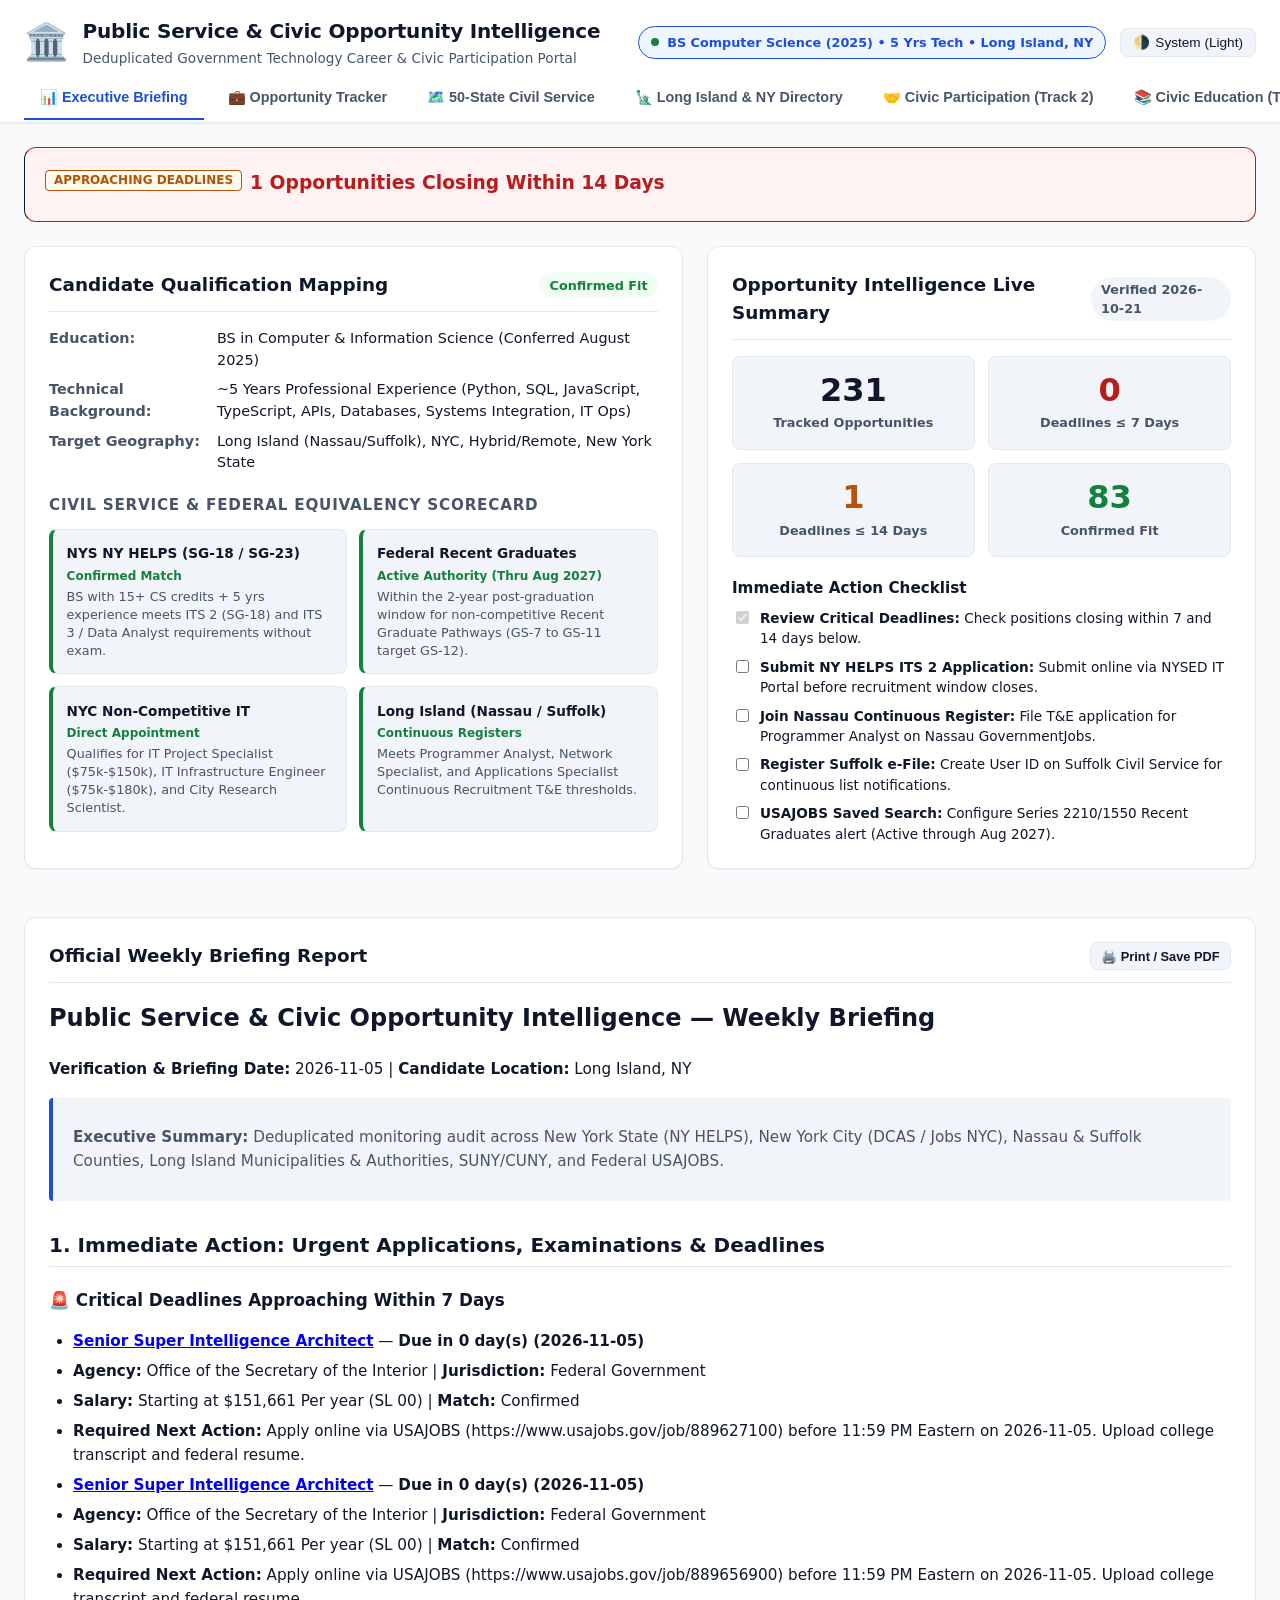
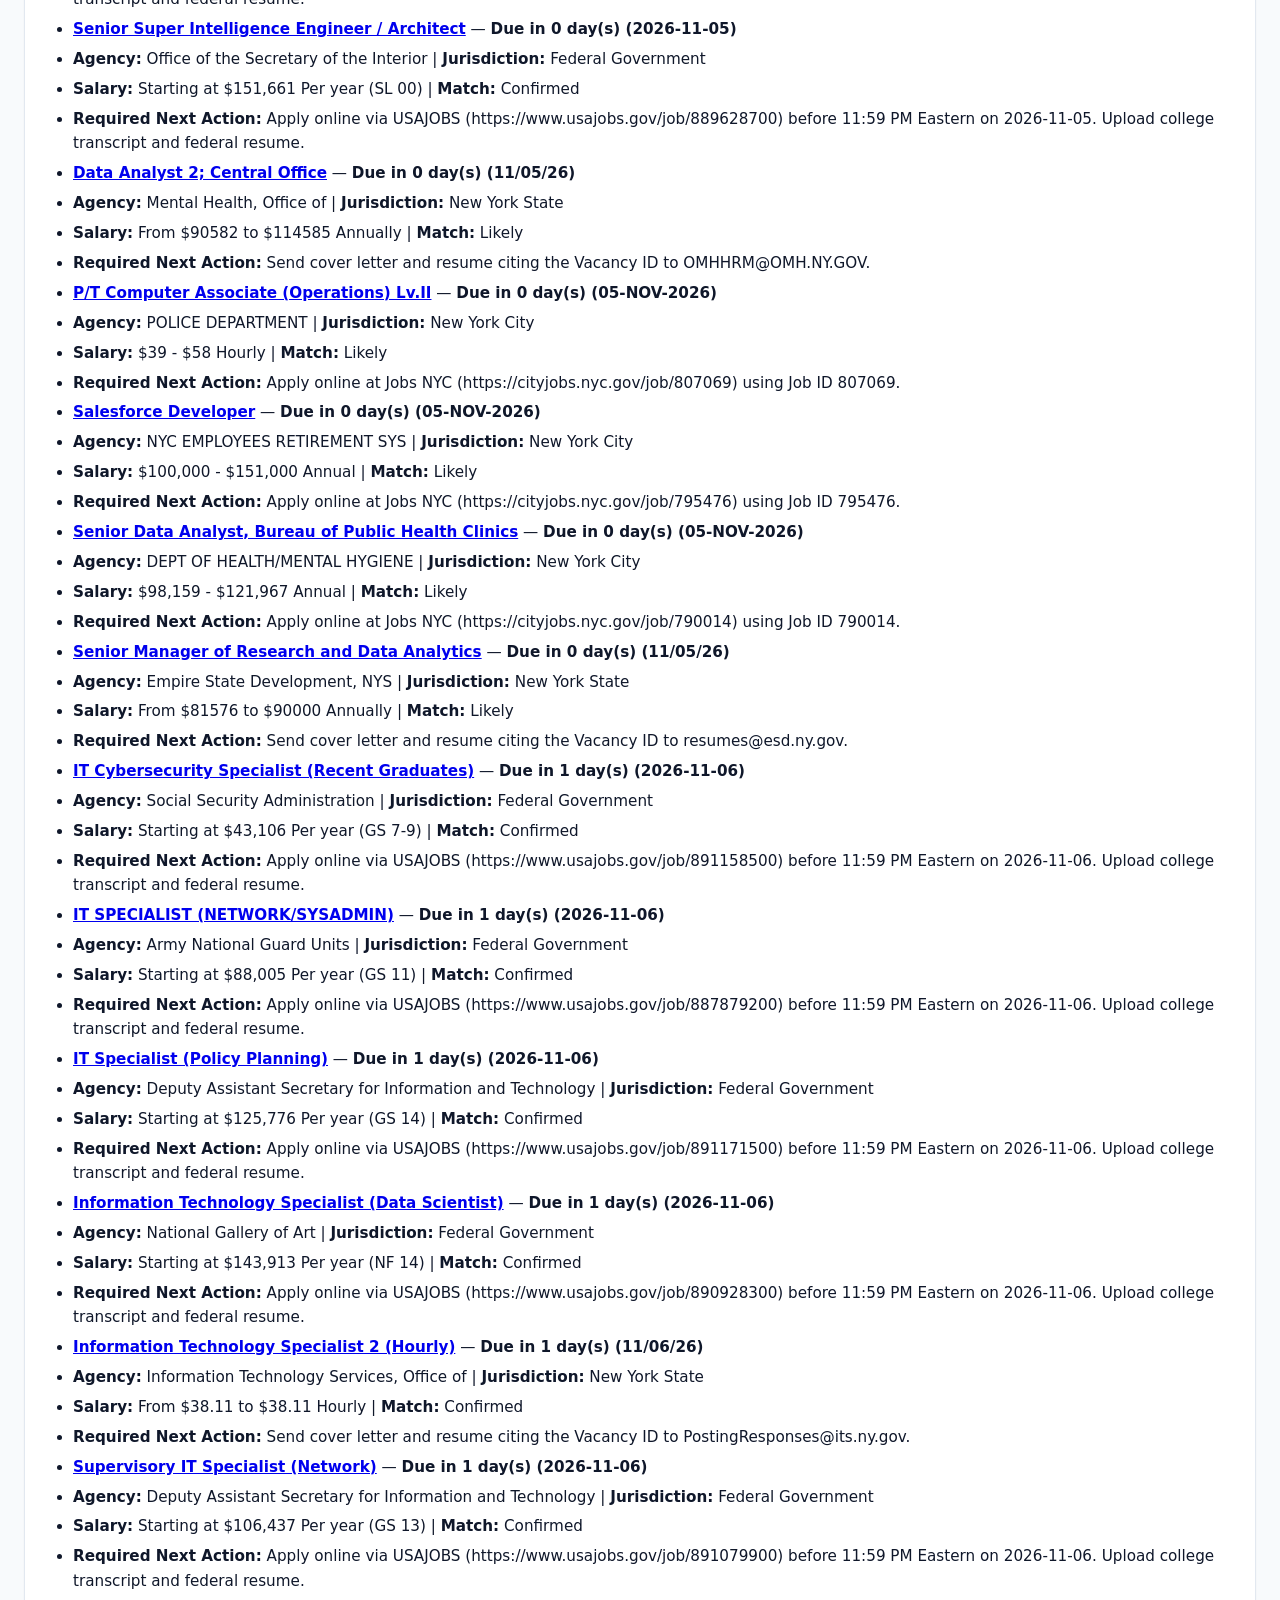
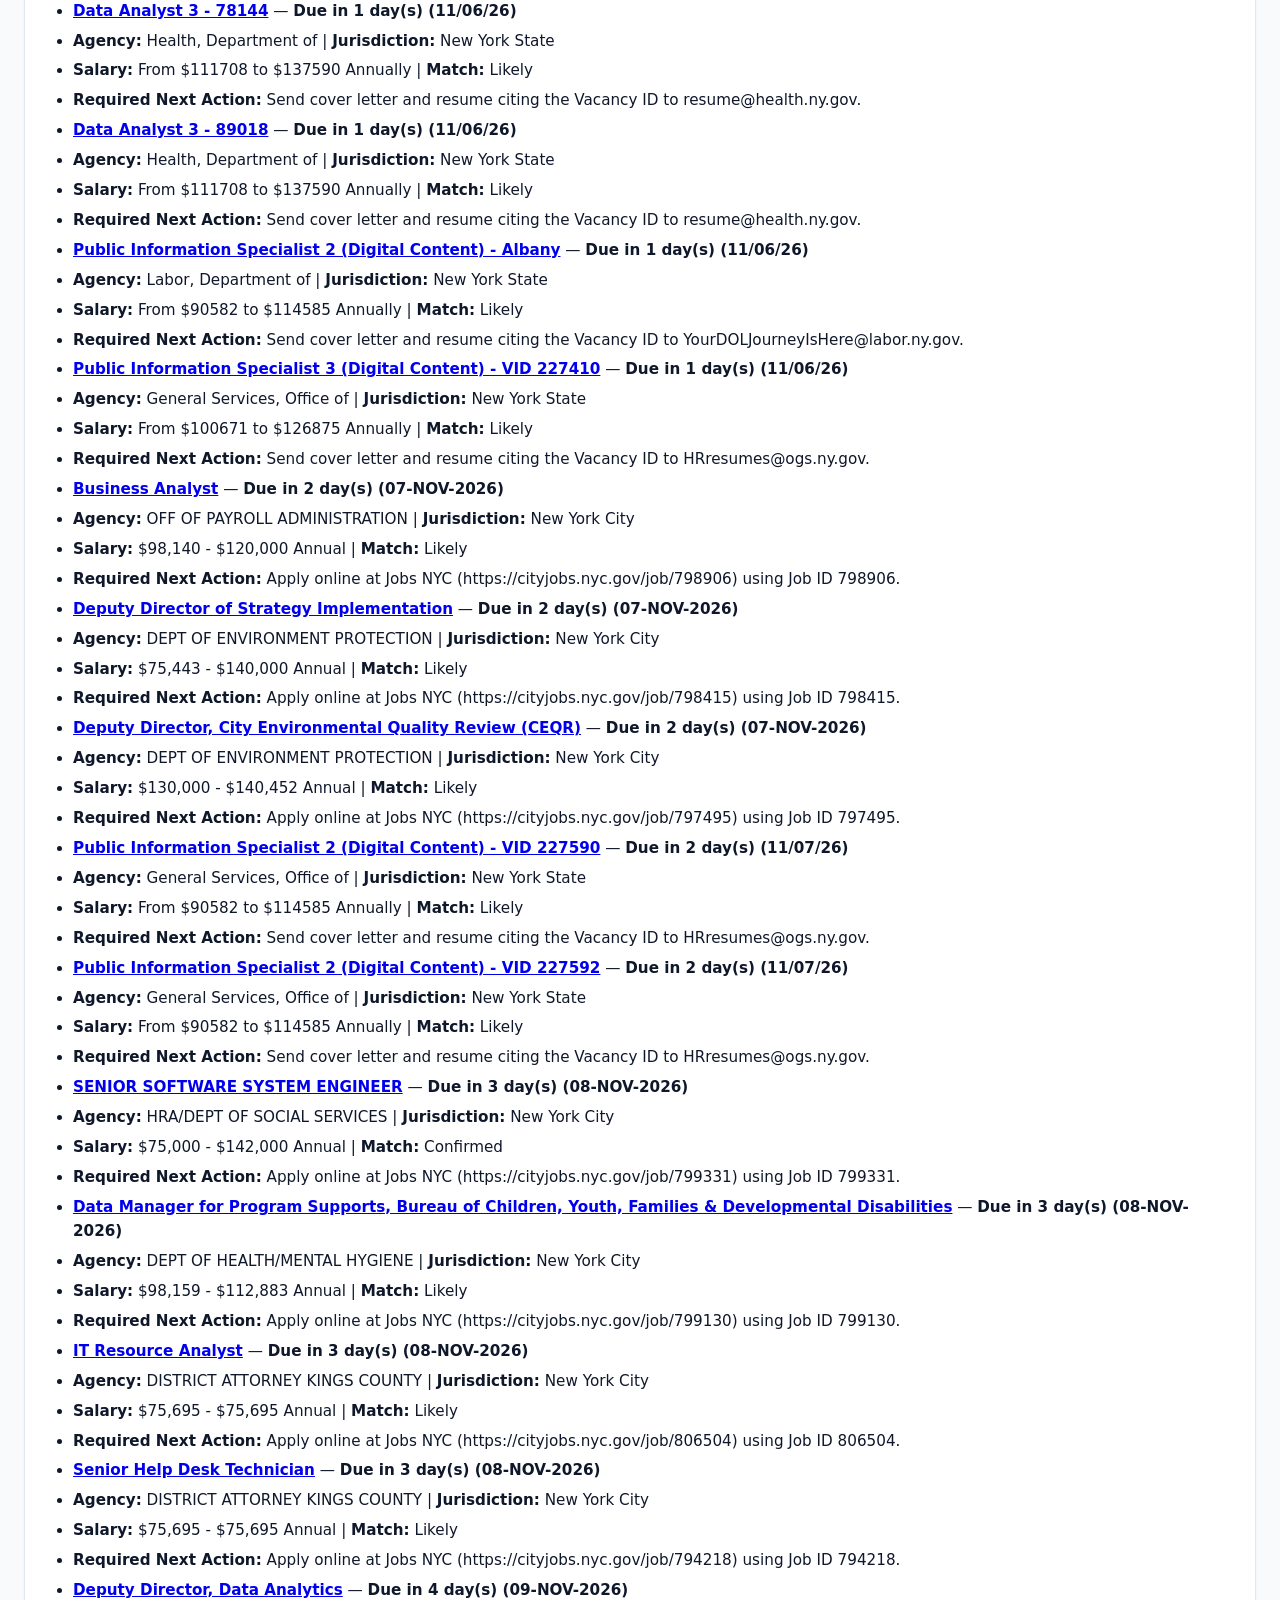
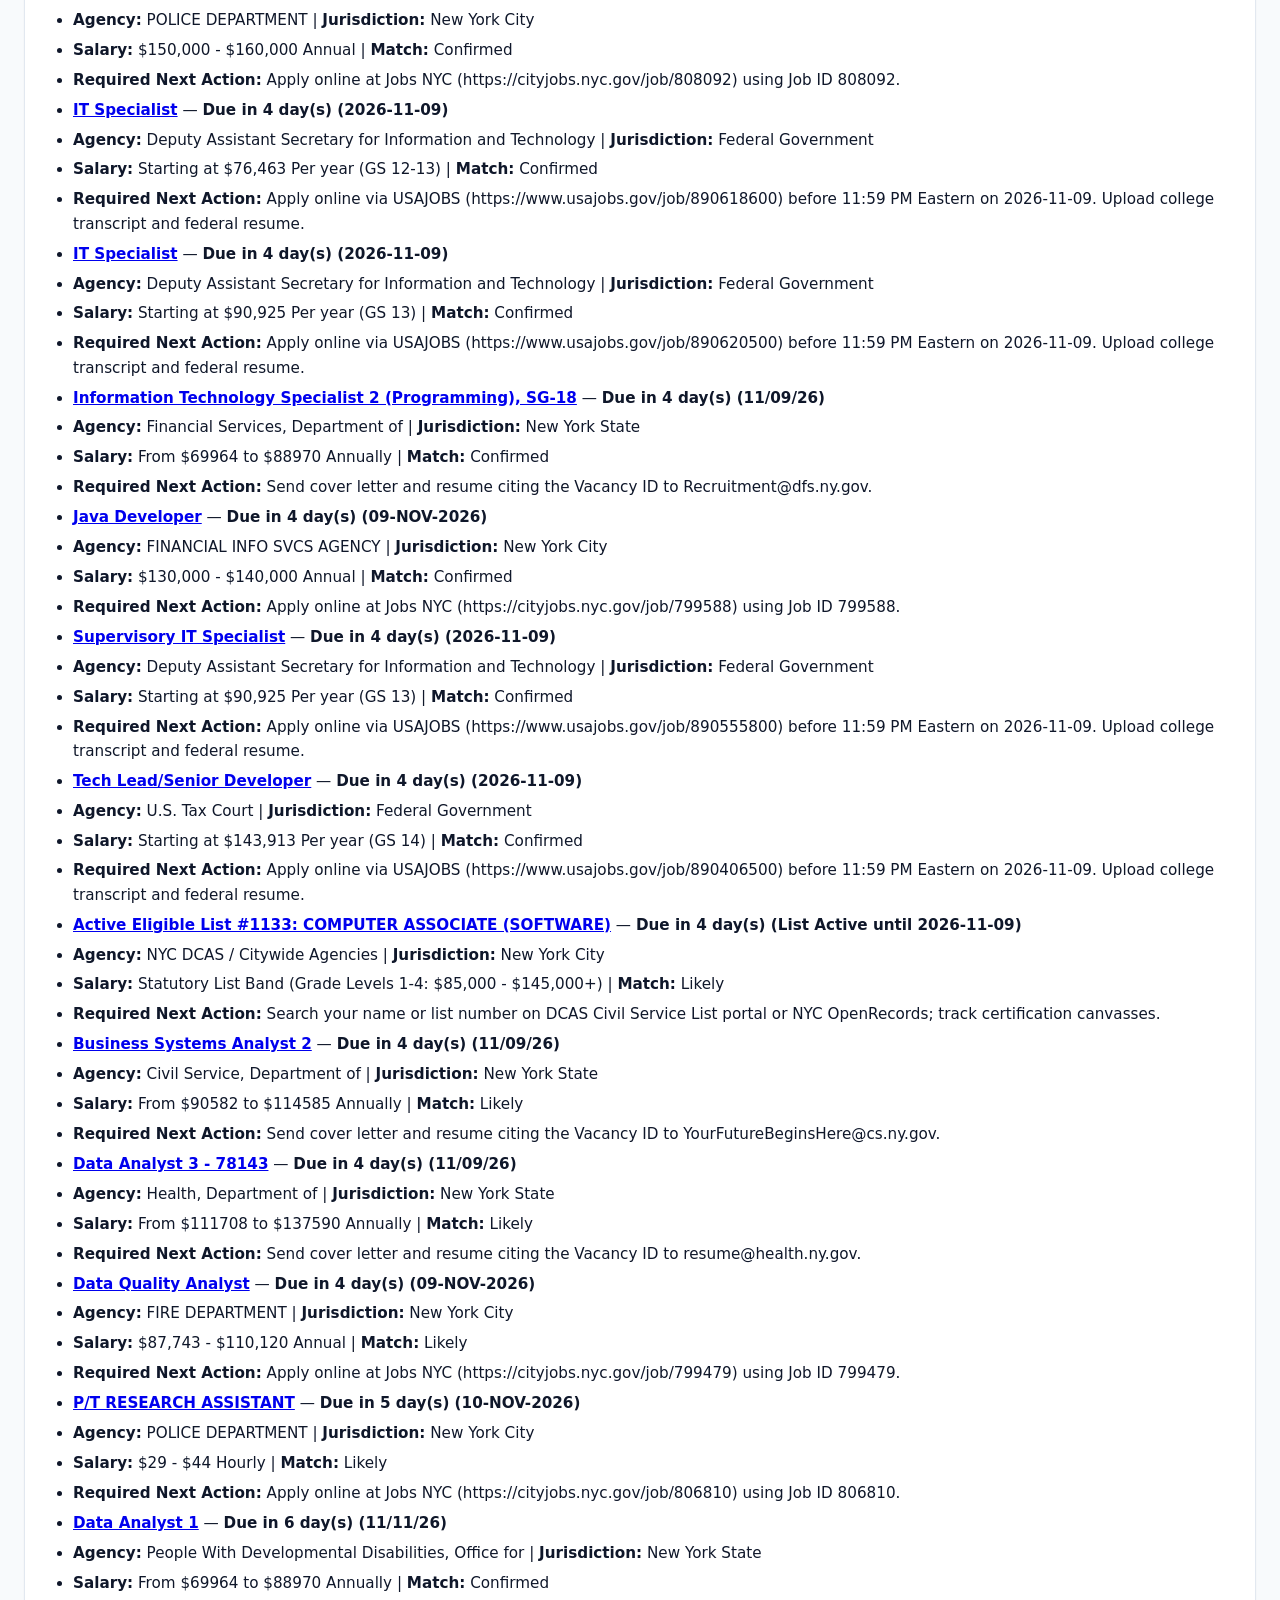
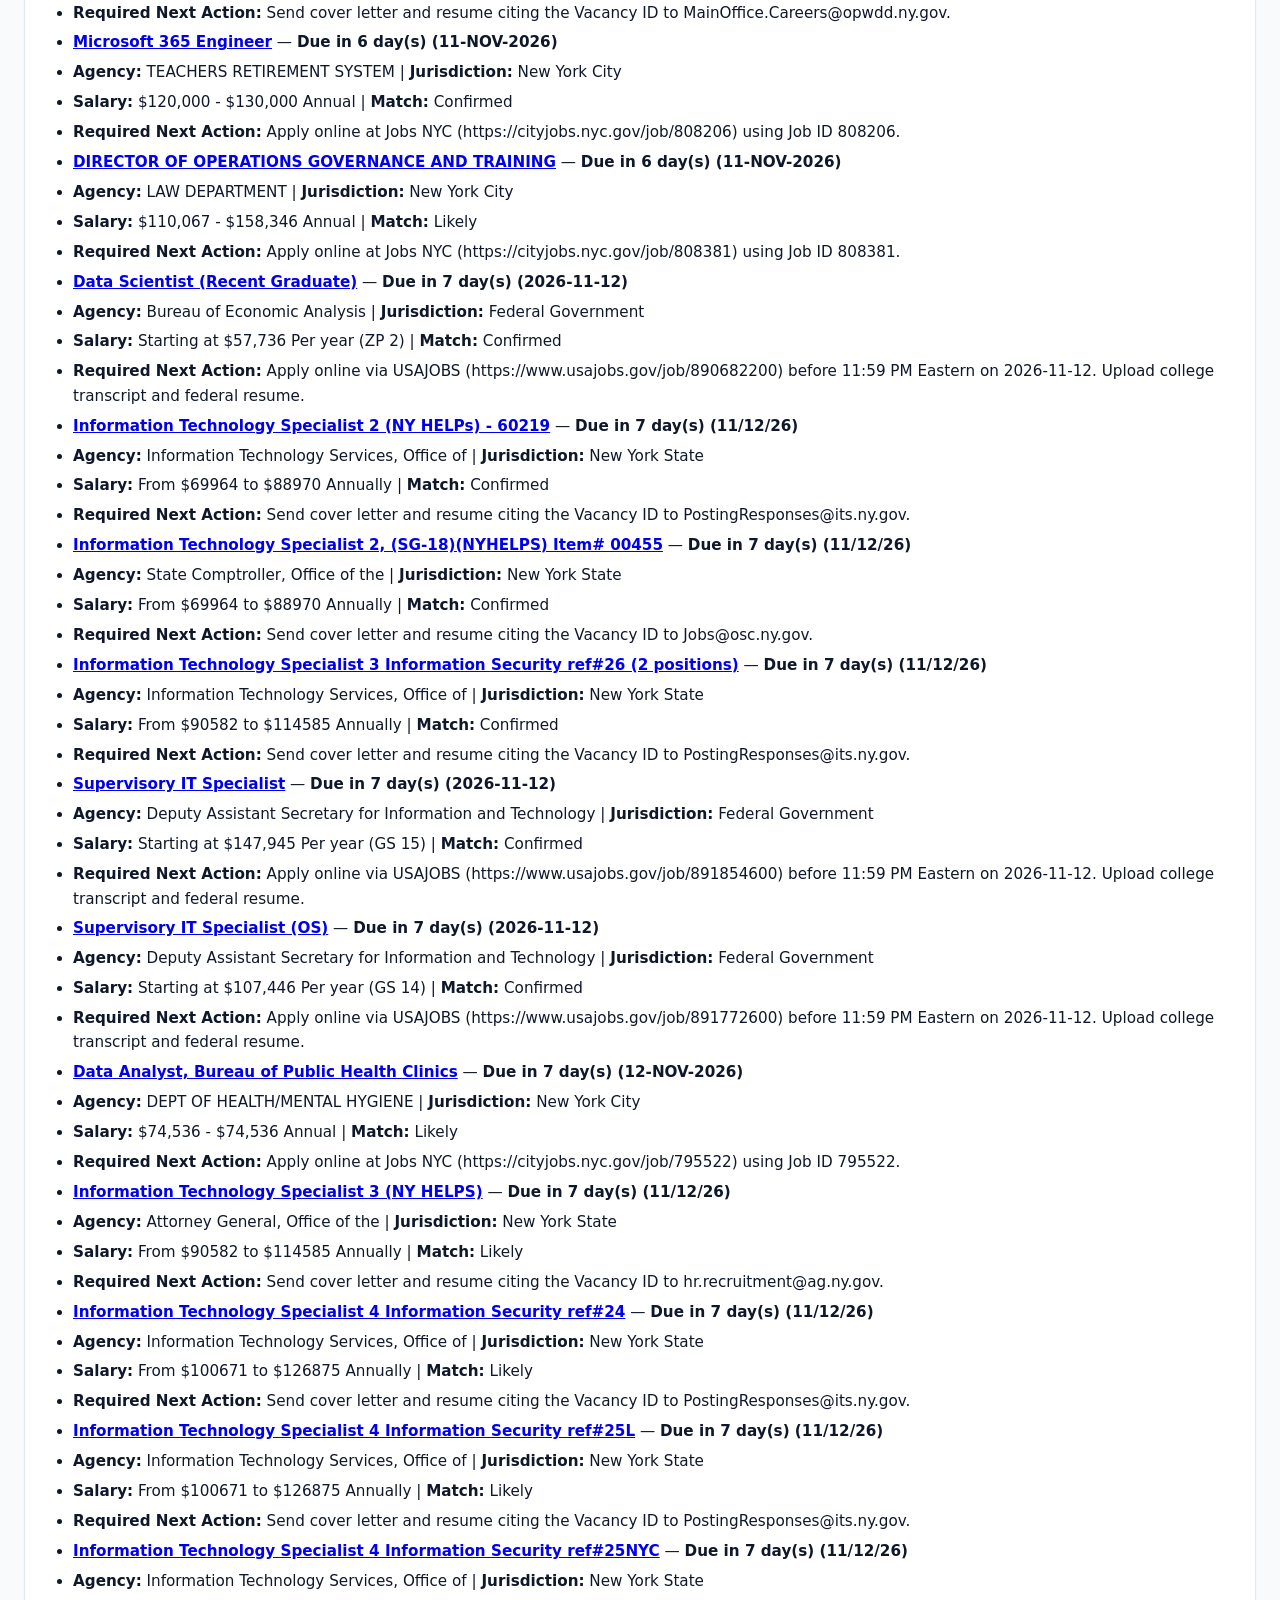
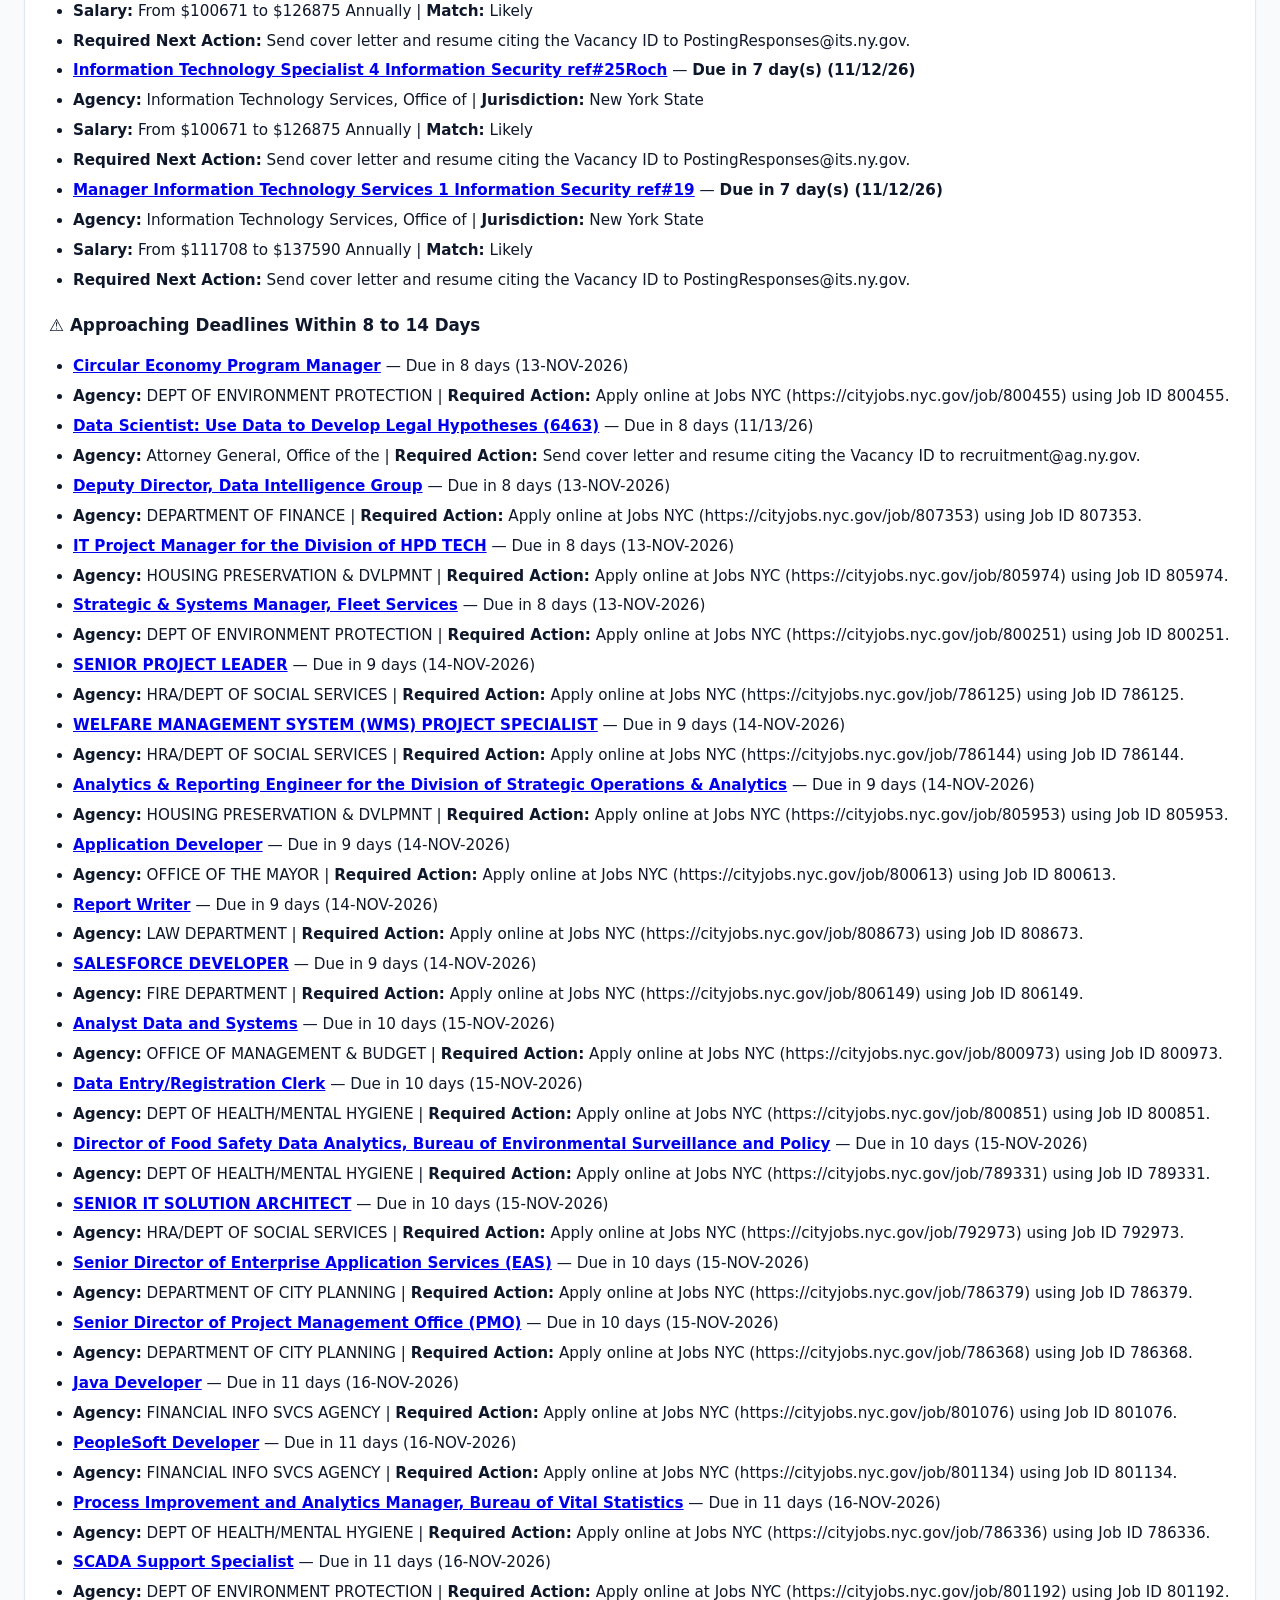
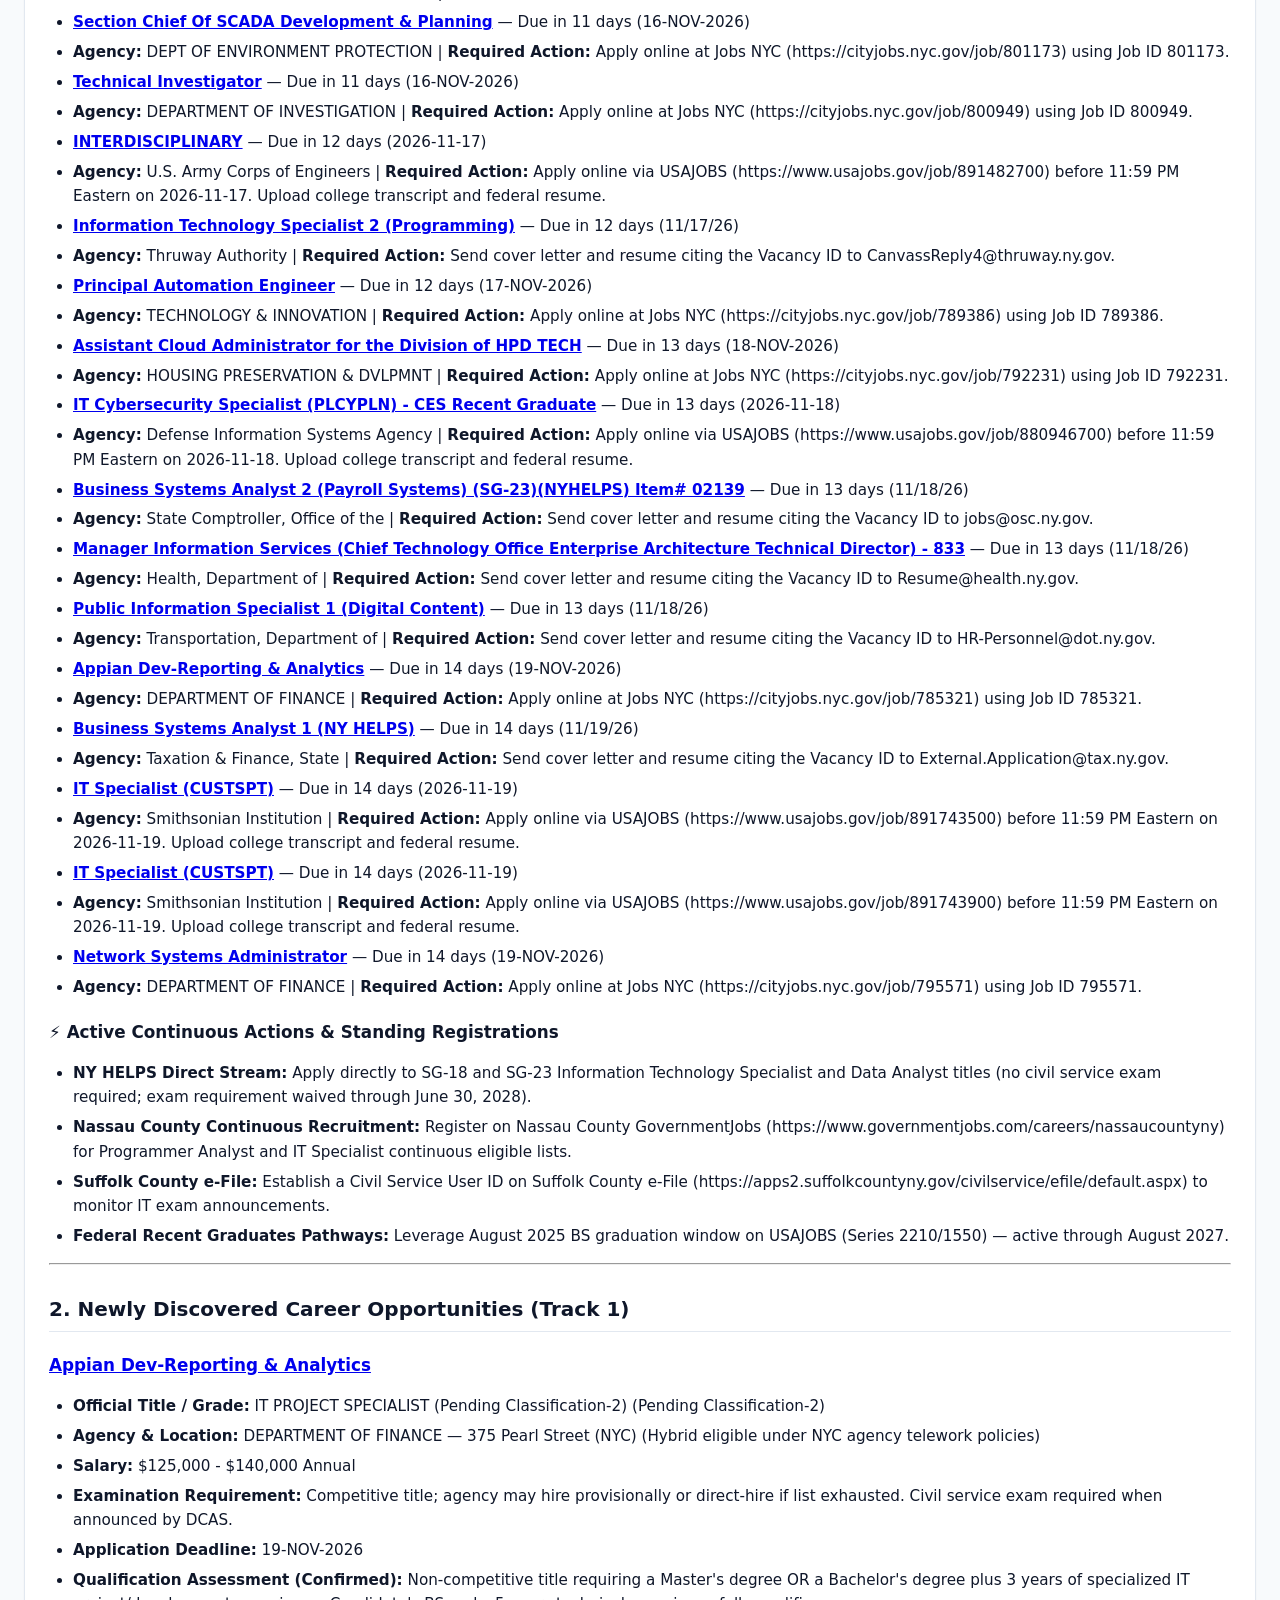
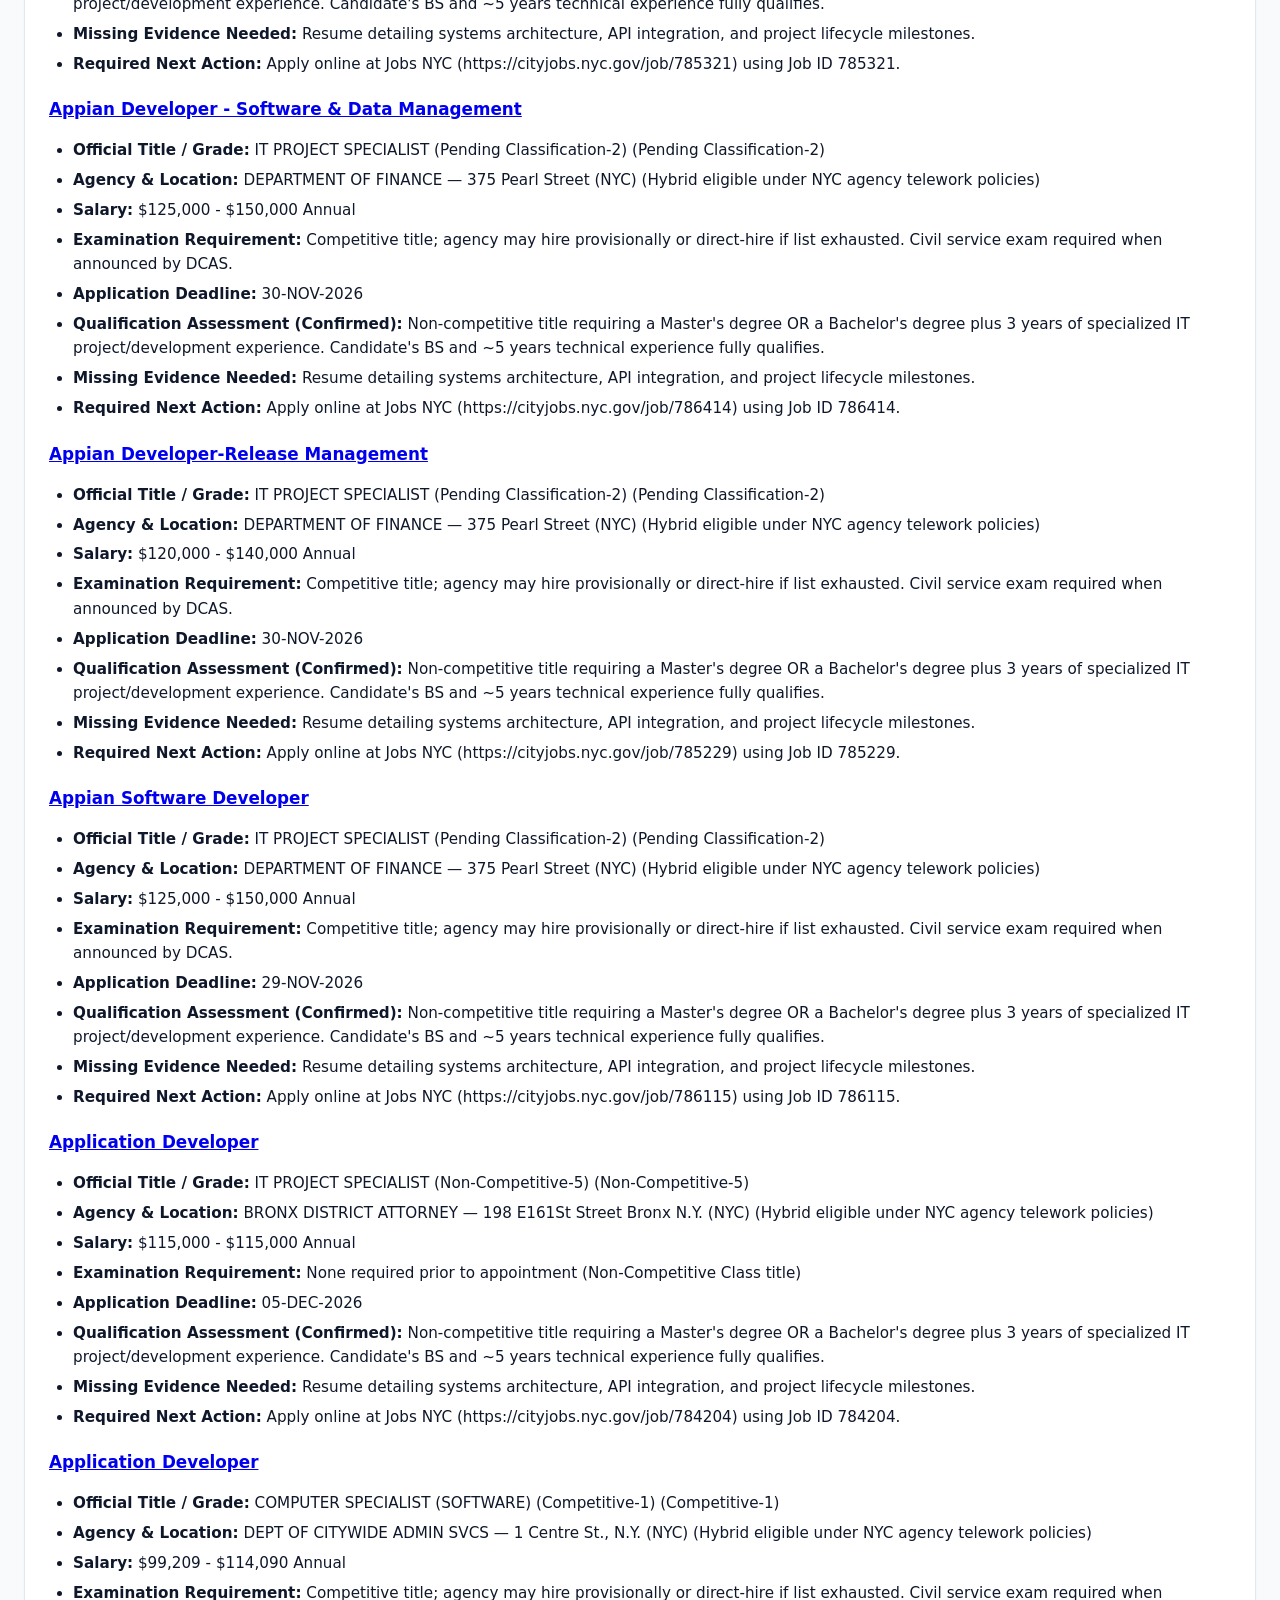
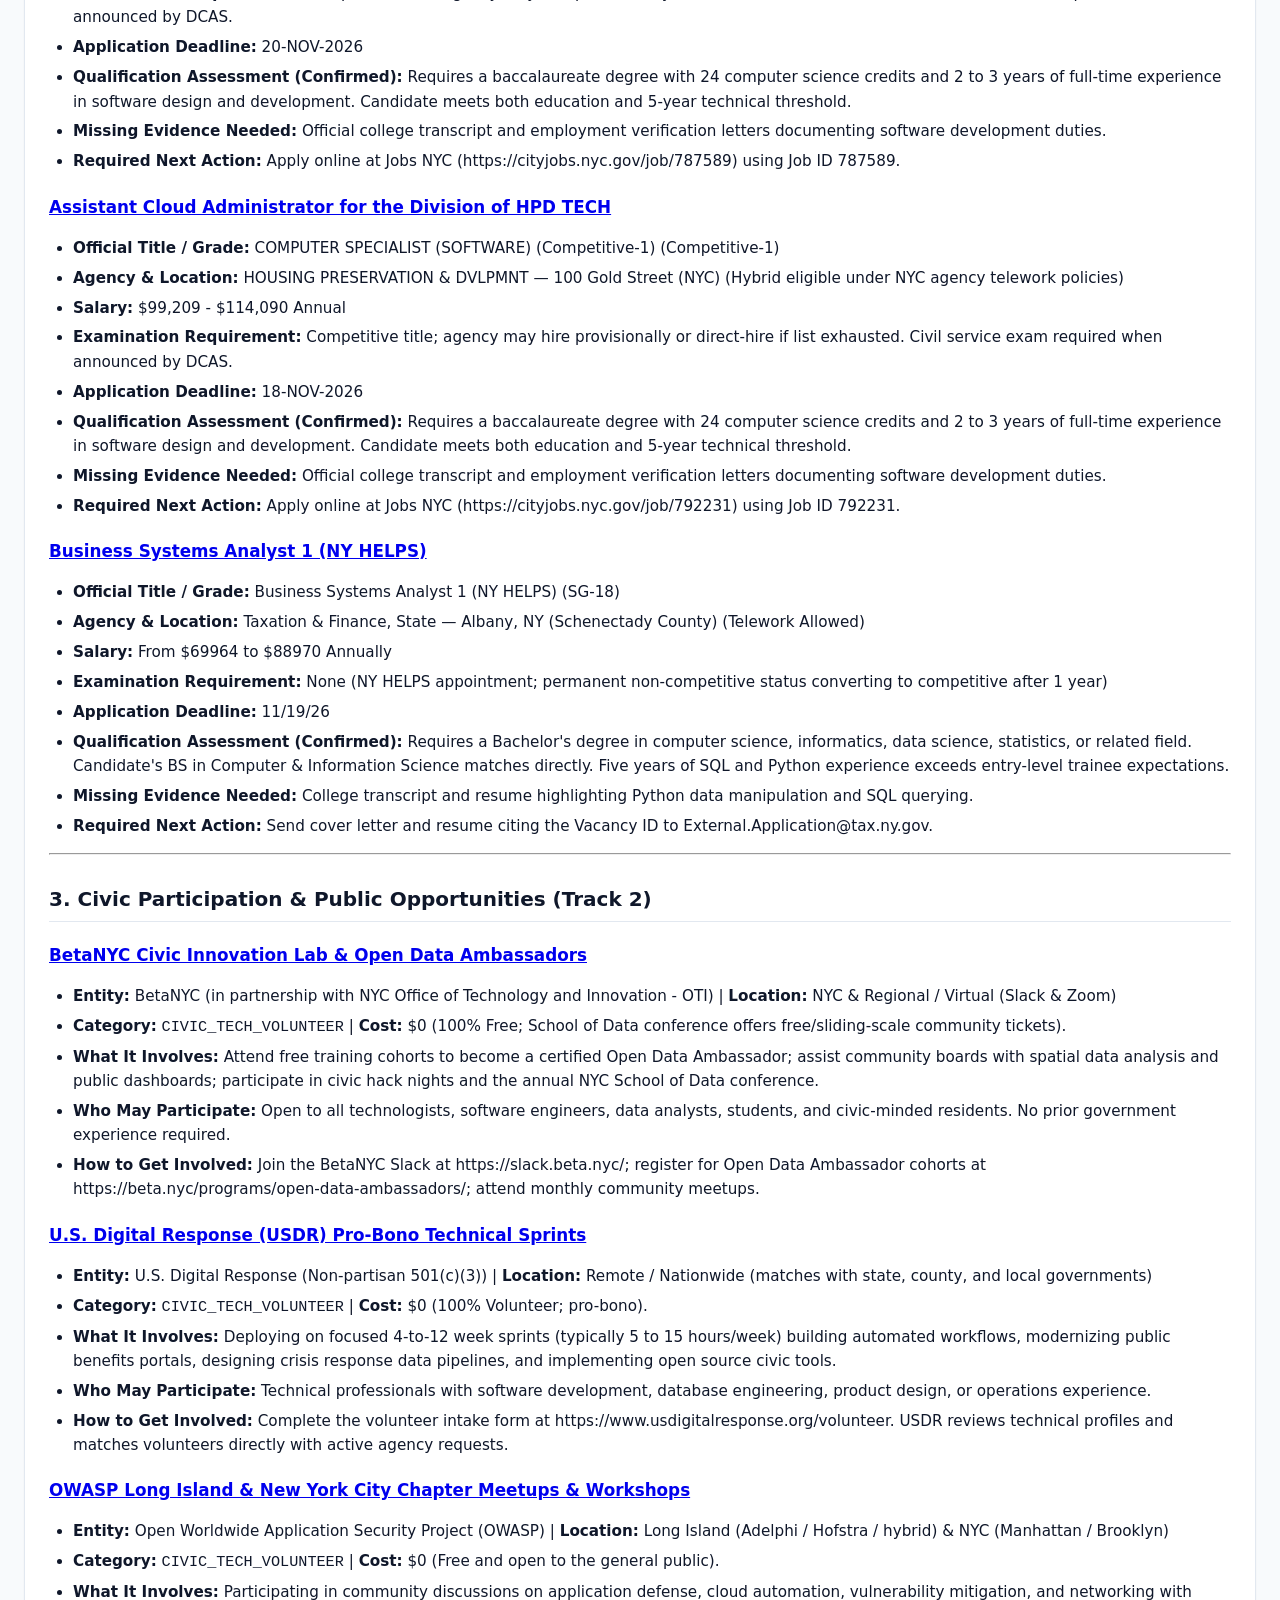
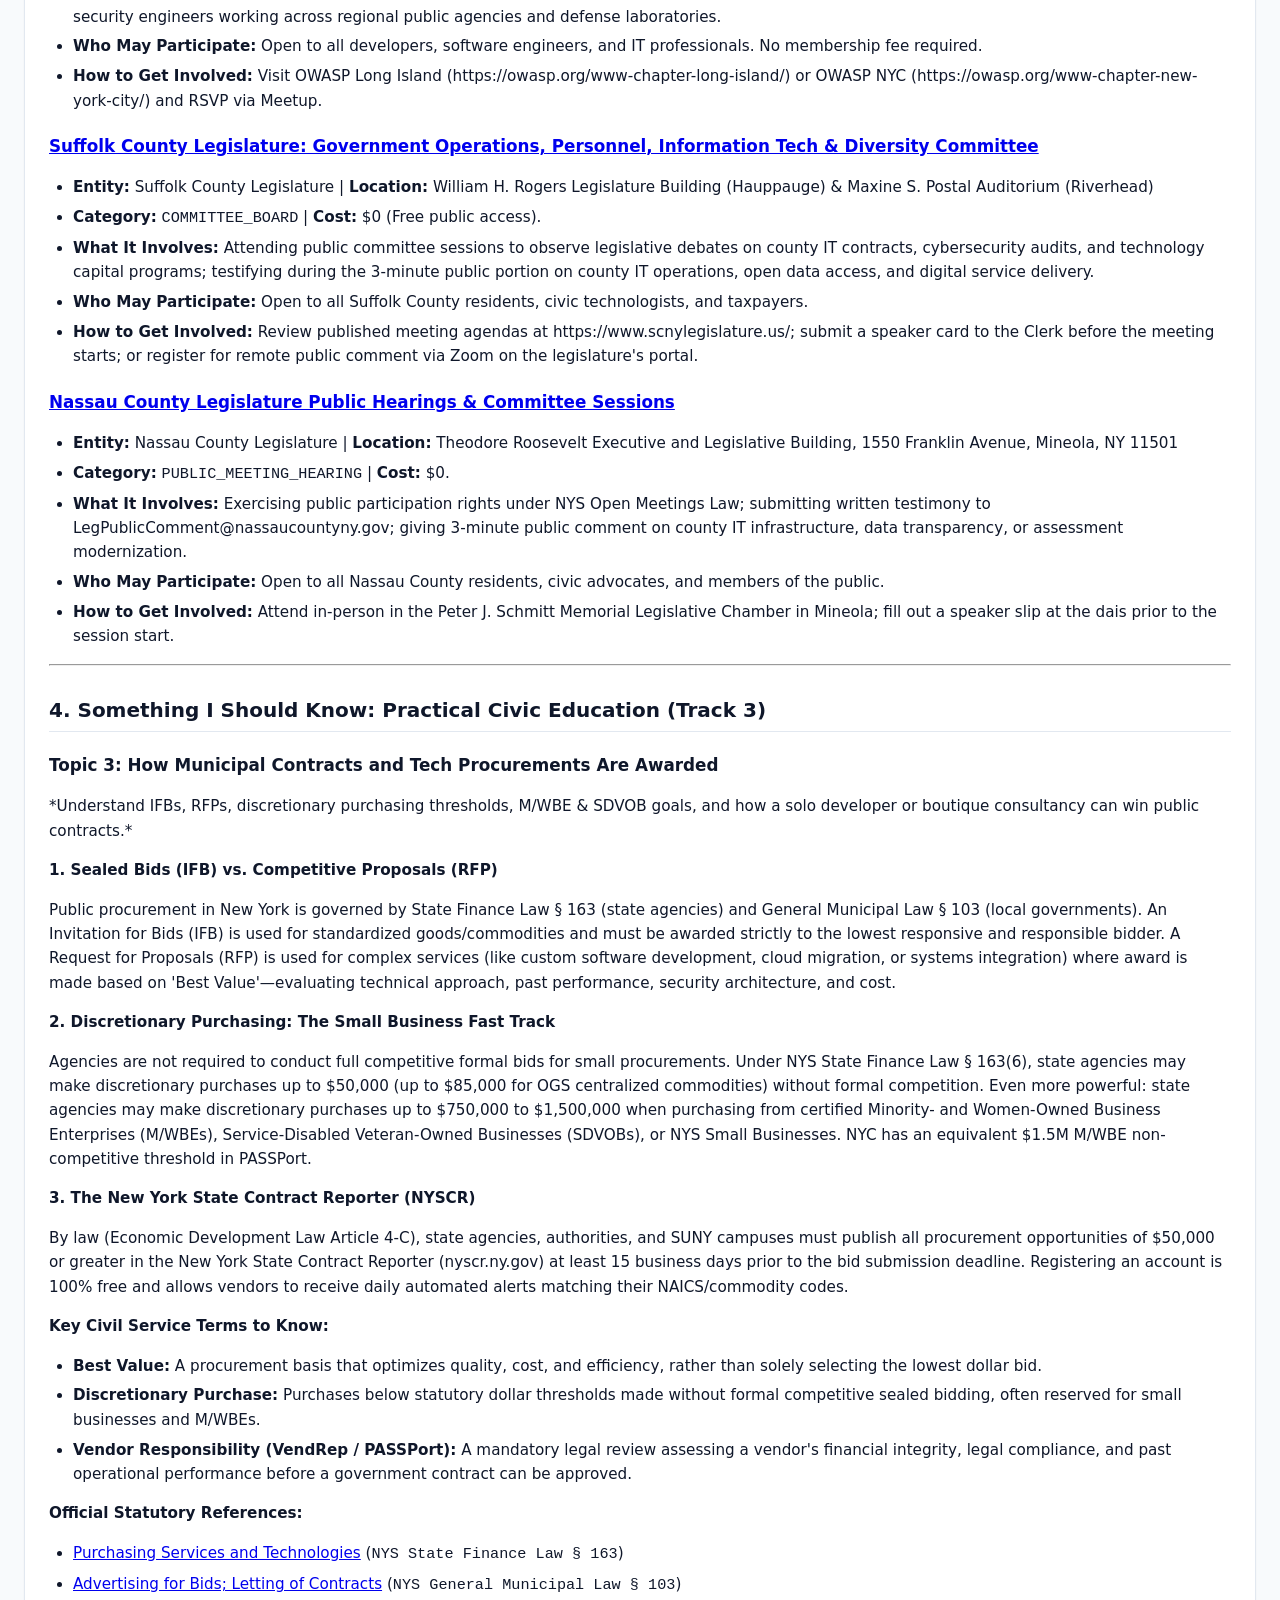
<file: index.html>
<!DOCTYPE html>
<html lang="en">
<head>
  <meta charset="utf-8">
  <meta name="viewport" content="width=device-width, initial-scale=1.0">
  <meta name="color-scheme" content="light dark">
  <script>
    try {
      const storedTheme = localStorage.getItem("civic-theme");
      if (storedTheme === "light" || storedTheme === "dark") {
        document.querySelector('meta[name="color-scheme"]').content = storedTheme;
      }
    } catch (e) {}
  </script>
  <title>Public Service & Civic Opportunity Intelligence</title>
  <link rel="stylesheet" href="styles.css">
</head>
<body>
  <header class="app-header">
    <div class="header-inner">
      <div class="brand-group">
        <div class="brand-icon" aria-hidden="true">🏛️</div>
        <div>
          <h1 class="brand-title">Public Service & Civic Opportunity Intelligence</h1>
          <p class="brand-subtitle">Deduplicated Government Technology Career & Civic Participation Portal</p>
        </div>
      </div>
      <div class="header-controls">
        <div class="candidate-badge" title="Verified Candidate Profile">
          <span class="badge-dot" aria-hidden="true"></span>
          <span>BS Computer Science (2025) &bull; 5 Yrs Tech &bull; Long Island, NY</span>
        </div>
        <button type="button" id="theme-toggle" class="theme-toggle-btn" aria-label="Toggle color scheme">
          <span class="theme-icon" aria-hidden="true">🌗</span>
          <span class="theme-text">Theme</span>
        </button>
      </div>
    </div>
    <nav class="main-nav" aria-label="Primary Portal Navigation">
      <ul class="nav-list" role="tablist">
        <li role="presentation"><button type="button" role="tab" id="tab-briefing" class="nav-tab active" aria-selected="true" aria-controls="view-briefing">📊 Executive Briefing</button></li>
        <li role="presentation"><button type="button" role="tab" id="tab-tracker" class="nav-tab" aria-selected="false" aria-controls="view-tracker">💼 Opportunity Tracker</button></li>
        <li role="presentation"><button type="button" role="tab" id="tab-states" class="nav-tab" aria-selected="false" aria-controls="view-states">🗺️ 50-State Civil Service</button></li>
        <li role="presentation"><button type="button" role="tab" id="tab-municipal" class="nav-tab" aria-selected="false" aria-controls="view-municipal">🗽 Long Island & NY Directory</button></li>
        <li role="presentation"><button type="button" role="tab" id="tab-civic" class="nav-tab" aria-selected="false" aria-controls="view-civic">🤝 Civic Participation (Track 2)</button></li>
        <li role="presentation"><button type="button" role="tab" id="tab-education" class="nav-tab" aria-selected="false" aria-controls="view-education">📚 Civic Education (Track 3)</button></li>
        <li role="presentation"><button type="button" role="tab" id="tab-monitoring" class="nav-tab" aria-selected="false" aria-controls="view-monitoring">⚙️ Monitoring & Alerts</button></li>
      </ul>
    </nav>
  </header>

  <main class="app-main">
    <!-- VIEW 1: EXECUTIVE BRIEFING -->
    <section id="view-briefing" class="view-panel active" role="tabpanel" aria-labelledby="tab-briefing">
      <div id="urgent-alert-banner" class="alert-banner">
        <!-- Injected via JavaScript -->
      </div>

      <div class="dashboard-grid">
        <div class="card profile-card">
          <div class="card-header">
            <h2>Candidate Qualification Mapping</h2>
            <span class="pill pill-success">Confirmed Fit</span>
          </div>
          <div class="profile-details">
            <div class="profile-row">
              <span class="profile-label">Education:</span>
              <span class="profile-value">BS in Computer & Information Science (Conferred August 2025)</span>
            </div>
            <div class="profile-row">
              <span class="profile-label">Technical Background:</span>
              <span class="profile-value">~5 Years Professional Experience (Python, SQL, JavaScript, TypeScript, APIs, Databases, Systems Integration, IT Ops)</span>
            </div>
            <div class="profile-row">
              <span class="profile-label">Target Geography:</span>
              <span class="profile-value">Long Island (Nassau/Suffolk), NYC, Hybrid/Remote, New York State</span>
            </div>
          </div>
          <div class="qualification-matrix">
            <h3>Civil Service & Federal Equivalency Scorecard</h3>
            <div class="scorecard-grid">
              <div class="scorecard-item confirmed">
                <div class="scorecard-title">NYS NY HELPS (SG-18 / SG-23)</div>
                <div class="scorecard-status">Confirmed Match</div>
                <div class="scorecard-desc">BS with 15+ CS credits + 5 yrs experience meets ITS 2 (SG-18) and ITS 3 / Data Analyst requirements without exam.</div>
              </div>
              <div class="scorecard-item confirmed">
                <div class="scorecard-title">Federal Recent Graduates</div>
                <div class="scorecard-status">Active Authority (Thru Aug 2027)</div>
                <div class="scorecard-desc">Within the 2-year post-graduation window for non-competitive Recent Graduate Pathways (GS-7 to GS-11 target GS-12).</div>
              </div>
              <div class="scorecard-item confirmed">
                <div class="scorecard-title">NYC Non-Competitive IT</div>
                <div class="scorecard-status">Direct Appointment</div>
                <div class="scorecard-desc">Qualifies for IT Project Specialist ($75k-$150k), IT Infrastructure Engineer ($75k-$180k), and City Research Scientist.</div>
              </div>
              <div class="scorecard-item confirmed">
                <div class="scorecard-title">Long Island (Nassau / Suffolk)</div>
                <div class="scorecard-status">Continuous Registers</div>
                <div class="scorecard-desc">Meets Programmer Analyst, Network Specialist, and Applications Specialist Continuous Recruitment T&E thresholds.</div>
              </div>
            </div>
          </div>
        </div>

        <div class="card stats-card">
          <div class="card-header">
            <h2>Opportunity Intelligence Live Summary</h2>
            <span class="pill pill-neutral" id="stats-date-pill">Verified Oct 21, 2026</span>
          </div>
          <div class="stat-boxes">
            <div class="stat-box">
              <div class="stat-num" id="stat-total-opps">0</div>
              <div class="stat-lbl">Tracked Opportunities</div>
            </div>
            <div class="stat-box urgent">
              <div class="stat-num" id="stat-urgent-7d">0</div>
              <div class="stat-lbl">Deadlines &le; 7 Days</div>
            </div>
            <div class="stat-box warning">
              <div class="stat-num" id="stat-approaching-14d">0</div>
              <div class="stat-lbl">Deadlines &le; 14 Days</div>
            </div>
            <div class="stat-box success">
              <div class="stat-num" id="stat-confirmed-match">0</div>
              <div class="stat-lbl">Confirmed Fit</div>
            </div>
          </div>
          <div class="action-card-callout">
            <h3>Immediate Action Checklist</h3>
            <ul class="checklist">
              <li><input type="checkbox" id="chk-1" checked disabled><label for="chk-1"><strong>Review Critical Deadlines:</strong> Check positions closing within 7 and 14 days below.</label></li>
              <li><input type="checkbox" id="chk-2"><label for="chk-2"><strong>Submit NY HELPS ITS 2 Application:</strong> Submit online via NYSED IT Portal before recruitment window closes.</label></li>
              <li><input type="checkbox" id="chk-3"><label for="chk-3"><strong>Join Nassau Continuous Register:</strong> File T&E application for Programmer Analyst on Nassau GovernmentJobs.</label></li>
              <li><input type="checkbox" id="chk-4"><label for="chk-4"><strong>Register Suffolk e-File:</strong> Create User ID on Suffolk Civil Service for continuous list notifications.</label></li>
              <li><input type="checkbox" id="chk-5"><label for="chk-5"><strong>USAJOBS Saved Search:</strong> Configure Series 2210/1550 Recent Graduates alert (Active through Aug 2027).</label></li>
            </ul>
          </div>
        </div>
      </div>

      <div class="briefing-container card">
        <div class="card-header">
          <h2>Official Weekly Briefing Report</h2>
          <div class="card-header-actions">
            <button type="button" class="btn btn-secondary btn-sm" id="btn-print-briefing">🖨️ Print / Save PDF</button>
          </div>
        </div>
        <div id="briefing-markdown-content" class="briefing-body">
          <!-- Dynamically populated -->
        </div>
      </div>
    </section>

    <!-- VIEW 2: OPPORTUNITY TRACKER -->
    <section id="view-tracker" class="view-panel" role="tabpanel" aria-labelledby="tab-tracker">
      <div class="view-header">
        <div>
          <h2>Government Technology Opportunity Tracker</h2>
          <p class="section-desc">Deduplicated database across New York State, New York City, Long Island, Authorities, and Federal USAJOBS.</p>
        </div>
        <div class="view-header-actions">
          <button type="button" class="btn btn-secondary btn-sm" id="btn-export-csv">📥 Export CSV</button>
          <button type="button" class="btn btn-secondary btn-sm" id="btn-export-json">📥 Export JSON</button>
        </div>
      </div>

      <search class="search-filter-bar">
        <form id="tracker-filter-form" onsubmit="event.preventDefault();">
          <div class="search-input-group">
            <label for="tracker-search-input" class="sr-only">Search opportunities:</label>
            <input type="search" id="tracker-search-input" placeholder="Search by title, agency, keyword (e.g. Python, SQL, NY HELPS)...">
          </div>
          <div class="filter-controls">
            <div class="select-group">
              <label for="filter-category">Category:</label>
              <select id="filter-category">
                <option value="ALL">All Categories</option>
                <option value="VACANCY">Vacancies (Direct-Hire / NY HELPS)</option>
                <option value="EXAM_OPEN">Open Competitive Exams</option>
                <option value="EXAM_CONTINUOUS">Continuous Recruitment Lists</option>
                <option value="ELIGIBLE_LIST">Active Eligible Lists</option>
                <option value="PATHWAY_FELLOWSHIP">Pathways & Fellowships</option>
                <option value="HISTORICAL_MISSED">Historical / Closed Deadlines</option>
              </select>
            </div>
            <div class="select-group">
              <label for="filter-jurisdiction">Jurisdiction:</label>
              <select id="filter-jurisdiction">
                <option value="ALL">All Jurisdictions</option>
                <option value="Long Island (Nassau/Suffolk)">Long Island (Nassau / Suffolk)</option>
                <option value="New York City">New York City (DCAS / Agencies)</option>
                <option value="NYS / NY HELPS">NYS / NY HELPS</option>
                <option value="Public Authorities & Labs">Authorities & Labs (MTA, BNL, PANYNJ)</option>
                <option value="SUNY / CUNY">SUNY / CUNY</option>
                <option value="Federal USAJOBS">Federal Government (USAJOBS)</option>
              </select>
            </div>
            <div class="select-group">
              <label for="filter-match">Candidate Fit:</label>
              <select id="filter-match">
                <option value="ALL">All Matches</option>
                <option value="Confirmed">Confirmed Fit Only</option>
                <option value="Likely">Likely Fit</option>
              </select>
            </div>
            <div class="select-group">
              <label for="filter-urgency">Deadline Urgency:</label>
              <select id="filter-urgency">
                <option value="ALL">All Deadlines</option>
                <option value="CRITICAL_7D">Critical &le; 7 Days</option>
                <option value="APPROACHING_14D">Approaching &le; 14 Days</option>
                <option value="OPEN">Open / Rolling</option>
                <option value="CONTINUOUS">Continuous Recruitment</option>
              </select>
            </div>
            <button type="button" class="btn btn-secondary btn-sm" id="btn-reset-filters">Reset Filters</button>
          </div>
        </form>
      </search>

      <div class="table-meta-bar">
        <span id="tracker-count-badge">Showing 0 of 0 opportunities</span>
        <span class="table-legend">
          <span class="legend-item"><span class="badge badge-critical">Critical &le;7d</span></span>
          <span class="legend-item"><span class="badge badge-warning">Approaching &le;14d</span></span>
          <span class="legend-item"><span class="badge badge-success">Confirmed Fit</span></span>
          <span class="legend-item"><span class="badge badge-helps">NY HELPS</span></span>
        </span>
      </div>

      <div class="table-wrapper" tabindex="0" role="region" aria-label="Government Opportunities Directory">
        <table id="opportunities-table" class="data-table">
          <thead>
            <tr>
              <th scope="col" class="sortable" data-sort="title">Title & Classification</th>
              <th scope="col" class="sortable" data-sort="category">Category</th>
              <th scope="col" class="sortable" data-sort="agency">Agency & Jurisdiction</th>
              <th scope="col" class="sortable" data-sort="salary">Salary</th>
              <th scope="col" class="sortable" data-sort="match">Candidate Fit</th>
              <th scope="col" class="sortable" data-sort="deadline">Deadline & Urgency</th>
              <th scope="col">Action</th>
            </tr>
          </thead>
          <tbody id="opportunities-tbody">
            <!-- Populated via JavaScript -->
          </tbody>
        </table>
      </div>
    </section>

    <!-- VIEW 3: 50-STATE DIRECTORY -->
    <section id="view-states" class="view-panel" role="tabpanel" aria-labelledby="tab-states">
      <div class="view-header">
        <div>
          <h2>50-State Civil Service & Tech Career Directory</h2>
          <p class="section-desc">Comprehensive reference across all 50 states and Washington D.C., covering official job portals, merit systems, Rule of Three/certification rules, state IT job series, and local municipal portals.</p>
        </div>
      </div>

      <search class="search-filter-bar">
        <form onsubmit="event.preventDefault();">
          <div class="search-input-group">
            <label for="state-search-input" class="sr-only">Search states:</label>
            <input type="search" id="state-search-input" placeholder="Search state name, IT job series, merit model (e.g. California, Rule of Three, Systems Analyst)...">
          </div>
        </form>
      </search>

      <div class="states-grid" id="states-card-grid">
        <!-- Injected via JavaScript -->
      </div>
    </section>

    <!-- VIEW 4: LONG ISLAND & NY DIRECTORY -->
    <section id="view-municipal" class="view-panel" role="tabpanel" aria-labelledby="tab-municipal">
      <div class="view-header">
        <div>
          <h2>Long Island Municipal & Regional Public Directory</h2>
          <p class="section-desc">Local civil service administration, all 13 Long Island Towns, 2 Cities, major Villages, Public Authorities, and Higher Education systems.</p>
        </div>
      </div>

      <div class="municipal-accordion" id="municipal-accordion-container">
        <!-- Injected via JavaScript -->
      </div>
    </section>

    <!-- VIEW 5: CIVIC PARTICIPATION (TRACK 2) -->
    <section id="view-civic" class="view-panel" role="tabpanel" aria-labelledby="tab-civic">
      <div class="view-header">
        <div>
          <h2>Track 2: Civic Participation & Public Opportunities</h2>
          <p class="section-desc">Legitimate avenues to contribute your technical abilities to government and civic technology beyond holding full-time employment.</p>
        </div>
      </div>

      <div class="civic-filter-pills" id="civic-filter-bar">
        <button type="button" class="pill-btn active" data-category="ALL">All Civic Tracks</button>
        <button type="button" class="pill-btn" data-category="CIVIC_TECH_VOLUNTEER">Civic Tech Volunteering</button>
        <button type="button" class="pill-btn" data-category="COMMITTEE_BOARD">Committees & Boards</button>
        <button type="button" class="pill-btn" data-category="PUBLIC_MEETING_HEARING">Public Hearings & Meetings</button>
        <button type="button" class="pill-btn" data-category="OPEN_DATA_INITIATIVE">Open Data Initiatives</button>
        <button type="button" class="pill-btn" data-category="PROCUREMENT_RFP">Procurements & RFPs</button>
        <button type="button" class="pill-btn" data-category="COMMUNITY_AUTOMATION_PROJECT">Community Tech Blueprints</button>
        <button type="button" class="pill-btn" data-category="PUBLIC_TRAINING">Free Public Training</button>
      </div>

      <div class="civic-cards-container" id="civic-cards-container">
        <!-- Injected via JavaScript -->
      </div>
    </section>

    <!-- VIEW 6: PRACTICAL CIVIC EDUCATION (TRACK 3) -->
    <section id="view-education" class="view-panel" role="tabpanel" aria-labelledby="tab-education">
      <div class="view-header">
        <div>
          <h2>Track 3: Practical Civic Education Curriculum</h2>
          <p class="section-desc">Demystifying the public processes, civil service systems, municipal budgeting, and legal rights that govern public technology and civic participation.</p>
        </div>
      </div>

      <div class="education-layout">
        <aside class="education-sidebar" aria-label="Curriculum Navigation">
          <ul class="education-nav-list" id="education-nav-list">
            <!-- Injected via JavaScript -->
          </ul>
        </aside>
        <article class="education-content card" id="education-article-content">
          <!-- Injected via JavaScript -->
        </article>
      </div>
    </section>

    <!-- VIEW 7: MONITORING & SUBSCRIPTIONS -->
    <section id="view-monitoring" class="view-panel" role="tabpanel" aria-labelledby="tab-monitoring">
      <div class="view-header">
        <div>
          <h2>Monitoring Engine & Notification Subscriptions</h2>
          <p class="section-desc">Automated weekly intelligence workflow, change detection mechanics, and official notification subscription setup.</p>
        </div>
      </div>

      <div class="monitoring-grid">
        <div class="card">
          <div class="card-header">
            <h3>Automated Cloud Monitoring (GitHub Actions)</h3>
            <span class="pill pill-success">Daily at 9:00 AM EDT</span>
          </div>
          <p>This intelligence system runs unattended daily via <strong>GitHub Actions</strong> in the cloud. Each day at 9:00 AM EDT (13:00 UTC), GitHub's runners query official government endpoints, detect changes, archive expired listings, highlight deadlines &le; 14 days, rotate civic education topics, and commit fresh data directly to this site.</p>
          
          <div class="github-actions-status-card" style="background-color: var(--bg-surface-alt); padding: 1rem; border-radius: var(--radius-md); border: 1px solid var(--border-subtle); margin-block: 1rem;">
            <div style="display: flex; align-items: center; justify-content: space-between; gap: 1rem; flex-wrap: wrap;">
              <div>
                <strong style="display: block; font-size: 0.95rem;">Workflow: daily-civic-monitor.yml</strong>
                <span style="font-size: 0.85rem; color: var(--text-muted);">Schedule: <code>0 13 * * *</code> (Daily 9:00 AM America/New_York)</span>
              </div>
              <a href="https://github.com/frankstop/civic-opportunity-intelligence/actions/workflows/daily-civic-monitor.yml" target="_blank" rel="noopener" class="btn btn-secondary btn-sm">
                View GitHub Actions Runs &rarr;
              </a>
            </div>
          </div>

          <div class="code-block-wrapper">
            <pre tabindex="0"><code># Trigger the daily GitHub Actions workflow via CLI:
gh workflow run daily-civic-monitor.yml --repo frankstop/civic-opportunity-intelligence

# Or run the audit locally:
python3 scripts/monitor.py</code></pre>
          </div>
          <div class="monitoring-run-box">
            <a href="https://github.com/frankstop/civic-opportunity-intelligence/actions/workflows/daily-civic-monitor.yml" target="_blank" rel="noopener" class="btn btn-primary" id="btn-trigger-monitor">⚡ Trigger Workflow on GitHub Actions &rarr;</a>
            <span id="monitor-run-status" class="status-msg"></span>
          </div>
        </div>

        <div class="card">
          <div class="card-header">
            <h3>Official Government Notification Subscriptions</h3>
          </div>
          <p>Activate these official email and portal notifications so new exam announcements arrive directly in your inbox the day they publish:</p>
          <ul class="subscription-list">
            <li>
              <strong>New York State Civil Service Exam Alerts:</strong>
              <p>Sign up on the NYS Civil Service website to receive automated email notifications when new open-competitive examinations are scheduled.</p>
              <a href="https://www.cs.ny.gov/announ/tentative_schedule.cfm" target="_blank" rel="noopener" class="link-btn">Subscribe on CS.NY.GOV &rarr;</a>
            </li>
            <li>
              <strong>NYC DCAS Monthly Examination Schedule:</strong>
              <p>Subscribe to the DCAS newsletter or check the OASys portal on the first Wednesday of each month for the monthly application schedule.</p>
              <a href="https://a856-oasys.nyc.gov/" target="_blank" rel="noopener" class="link-btn">Open DCAS OASys Portal &rarr;</a>
            </li>
            <li>
              <strong>Suffolk County Civil Service Examination Alerts:</strong>
              <p>Subscribe to Suffolk County eUpdates for real-time exam announcement summaries.</p>
              <a href="https://apps2.suffolkcountyny.gov/civilservice/efile/default.aspx" target="_blank" rel="noopener" class="link-btn">Subscribe on Suffolk e-File &rarr;</a>
            </li>
            <li>
              <strong>NYS Contract Reporter Daily RFP Digest:</strong>
              <p>Register a free vendor account on NYSCR to receive automated morning emails for state IT and software solicitations.</p>
              <a href="https://www.nyscr.ny.gov/" target="_blank" rel="noopener" class="link-btn">Register on NYSCR &rarr;</a>
            </li>
            <li>
              <strong>USAJOBS Saved Search (Recent Graduates & 2210 Series):</strong>
              <p>Set a daily alert for Series 2210/1550 filtered by 'Recent Graduates' within New York State and Remote.</p>
              <a href="https://www.usajobs.gov/" target="_blank" rel="noopener" class="link-btn">Open USAJOBS &rarr;</a>
            </li>
          </ul>
        </div>
      </div>
    </section>
  </main>

  <!-- OPPORTUNITY DETAIL DIALOG (Native modern dialog with light-dismiss) -->
  <dialog id="detail-dialog" closedby="any" aria-labelledby="dialog-title">
    <div class="dialog-content">
      <div class="dialog-header">
        <div>
          <span id="dialog-cat-badge" class="badge"></span>
          <h2 id="dialog-title">Opportunity Details</h2>
          <p id="dialog-subtitle" class="dialog-subtitle"></p>
        </div>
        <form method="dialog">
          <button type="submit" class="dialog-close-btn" aria-label="Close dialog">&times;</button>
        </form>
      </div>
      <div class="dialog-body" id="dialog-body">
        <!-- Injected via JavaScript -->
      </div>
      <div class="dialog-footer">
        <div id="dialog-status-tracker" class="dialog-status-box">
          <label for="dialog-user-status">My Tracking Status:</label>
          <select id="dialog-user-status">
            <option value="Not Started">Not Started</option>
            <option value="Reviewing">Reviewing</option>
            <option value="Preparing Docs">Preparing Application / Transcripts</option>
            <option value="Applied">Applied / Registered</option>
            <option value="On Eligible List">On Eligible List</option>
            <option value="Archived">Archived</option>
          </select>
        </div>
        <div class="dialog-footer-actions">
          <form method="dialog">
            <button type="submit" class="btn btn-secondary">Close</button>
          </form>
          <a id="dialog-official-link" href="#" target="_blank" rel="noopener" class="btn btn-primary">Open Official Government Portal &rarr;</a>
        </div>
      </div>
    </div>
  </dialog>

  <footer class="app-footer">
    <div class="footer-inner">
      <p>&copy; 2026 Public Service & Civic Opportunity Intelligence System &bull; Dedicated to systematic information transparency and civic engagement on Long Island, NYC, and New York State.</p>
      <p class="footer-note">All opportunities verified against authoritative government domains (statejobs.ny.gov, cs.ny.gov, cityjobs.nyc.gov, usajobs.gov, nassaucivilservice.com, suffolkcountyny.gov). Politically neutral.</p>
    </div>
  </footer>

  <!-- DATA BUNDLE -->
  <script src="data/data_bundle.js"></script>
  <!-- APPLICATION SCRIPT -->
  <script src="app.js"></script>
</body>
</html>
</file>
<file: styles.css>
/* ==========================================================================
   PUBLIC SERVICE & CIVIC OPPORTUNITY INTELLIGENCE PORTAL STYLES
   Modern Web Standards Compliance:
   - Modern Color Scheme & light-dark() CSS Functions
   - Container-Query Responsive Data Tables (@container) with Sticky Headers
   - Native Modal Dialog Styling & Backdrop
   - Strict Logical Properties (inline / block) & Accessibly Styled Controls
   ========================================================================== */

/* 1. ROOT & DESIGN TOKENS */
:root {
  /* Color Scheme declaration adhering to modern-web-guidance */
  color-scheme: light dark;

  &:has(> head > meta[name="color-scheme"][content="dark"]) {
    color-scheme: dark;
  }
  &:has(> head > meta[name="color-scheme"][content="light"]) {
    color-scheme: light;
  }

  /* Semantic Design Tokens using light-dark() */
  --bg-canvas: light-dark(#f8fafc, #0b1120);
  --bg-surface: light-dark(#ffffff, #1e293b);
  --bg-surface-alt: light-dark(#f1f5f9, #152033);
  --bg-surface-elevated: light-dark(#ffffff, #243248);

  --text-main: light-dark(#0f172a, #f8fafc);
  --text-muted: light-dark(#475569, #94a3b8);
  --text-dim: light-dark(#64748b, #64748b);

  --border-subtle: light-dark(#e2e8f0, #334155);
  --border-strong: light-dark(#cbd5e1, #475569);

  --primary-brand: light-dark(#1d4ed8, #3b82f6);
  --primary-hover: light-dark(#1e40af, #60a5fa);
  --primary-subtle: light-dark(#eff6ff, rgba(59, 130, 246, 0.15));

  --color-success: light-dark(#15803d, #22c55e);
  --color-success-bg: light-dark(#f0fdf4, rgba(34, 197, 94, 0.15));

  --color-warning: light-dark(#b45309, #f59e0b);
  --color-warning-bg: light-dark(#fffbeb, rgba(245, 158, 11, 0.15));

  --color-danger: light-dark(#b91c1c, #ef4444);
  --color-danger-bg: light-dark(#fef2f2, rgba(239, 68, 68, 0.15));

  --color-purple: light-dark(#6b21a8, #a855f7);
  --color-purple-bg: light-dark(#faf5ff, rgba(168, 85, 247, 0.15));

  --focus-ring: light-dark(#2563eb, #60a5fa);
  --shadow-sm: 0 1px 2px 0 rgba(0, 0, 0, 0.05);
  --shadow-md: 0 4px 6px -1px rgba(0, 0, 0, 0.1), 0 2px 4px -1px rgba(0, 0, 0, 0.06);
  --shadow-lg: 0 10px 15px -3px rgba(0, 0, 0, 0.1), 0 4px 6px -2px rgba(0, 0, 0, 0.05);

  --radius-sm: 4px;
  --radius-md: 8px;
  --radius-lg: 12px;
  --radius-full: 9999px;

  /* Typography */
  --font-sans: system-ui, -apple-system, BlinkMacSystemFont, "Segoe UI", Roboto, Helvetica, Arial, sans-serif;
  --font-mono: ui-monospace, SFMono-Regular, Menlo, Monaco, Consolas, "Liberation Mono", monospace;

  /* Form & Scrollbar Theming */
  accent-color: var(--primary-brand);
}

/* 2. BASE ELEMENTS */
html {
  box-sizing: border-box;
  font-family: var(--font-sans);
  background-color: var(--bg-canvas);
  color: var(--text-main);
  line-height: 1.5;
  -webkit-font-smoothing: antialiased;
}

*, *::before, *::after {
  box-sizing: inherit;
}

body {
  margin: 0;
  padding: 0;
  display: flex;
  flex-direction: column;
  min-block-size: 100vh;
}

:focus-visible {
  outline: 2px solid var(--focus-ring);
  outline-offset: 2px;
}

/* 3. APP HEADER */
.app-header {
  background-color: var(--bg-surface);
  border-block-end: 1px solid var(--border-subtle);
  position: sticky;
  inset-block-start: 0;
  z-index: 100;
  box-shadow: var(--shadow-sm);
}

.header-inner {
  max-inline-size: 1400px;
  margin-inline: auto;
  padding-inline: 1.5rem;
  padding-block: 1rem 0.5rem;
  display: flex;
  justify-content: space-between;
  align-items: center;
  gap: 1rem;
  flex-wrap: wrap;
}

.brand-group {
  display: flex;
  align-items: center;
  gap: 0.85rem;
}

.brand-icon {
  font-size: 2.25rem;
  line-height: 1;
}

.brand-title {
  margin: 0;
  font-size: 1.25rem;
  font-weight: 700;
  letter-spacing: -0.01em;
  color: var(--text-main);
}

.brand-subtitle {
  margin: 0.15rem 0 0 0;
  font-size: 0.85rem;
  color: var(--text-muted);
}

.header-controls {
  display: flex;
  align-items: center;
  gap: 0.85rem;
}

.candidate-badge {
  display: inline-flex;
  align-items: center;
  gap: 0.5rem;
  background-color: var(--primary-subtle);
  border: 1px solid var(--primary-brand);
  color: var(--primary-brand);
  padding-inline: 0.75rem;
  padding-block: 0.35rem;
  border-radius: var(--radius-full);
  font-size: 0.8rem;
  font-weight: 600;
}

.badge-dot {
  inline-size: 8px;
  block-size: 8px;
  border-radius: 50%;
  background-color: var(--color-success);
  display: inline-block;
}

.theme-toggle-btn {
  background-color: var(--bg-surface-alt);
  color: var(--text-main);
  border: 1px solid var(--border-subtle);
  border-radius: var(--radius-md);
  padding-inline: 0.75rem;
  padding-block: 0.35rem;
  font-size: 0.85rem;
  font-weight: 500;
  cursor: pointer;
  display: inline-flex;
  align-items: center;
  gap: 0.35rem;
  transition: background-color 0.15s ease;
}

.theme-toggle-btn:hover {
  background-color: var(--border-subtle);
}

/* 4. NAVIGATION TABS */
.main-nav {
  max-inline-size: 1400px;
  margin-inline: auto;
  padding-inline: 1.5rem;
  overflow-x: auto;
  scrollbar-width: thin;
}

.nav-list {
  display: flex;
  gap: 0.5rem;
  list-style: none;
  margin: 0;
  padding: 0;
  border-block-end: 2px solid transparent;
}

.nav-tab {
  background: transparent;
  color: var(--text-muted);
  border: none;
  border-block-end: 2px solid transparent;
  padding-inline: 1rem;
  padding-block: 0.75rem;
  font-size: 0.9rem;
  font-weight: 600;
  cursor: pointer;
  white-space: nowrap;
  transition: all 0.15s ease;
}

.nav-tab:hover {
  color: var(--text-main);
}

.nav-tab.active {
  color: var(--primary-brand);
  border-block-end-color: var(--primary-brand);
}

/* 5. MAIN CONTENT AREA */
.app-main {
  flex: 1;
  max-inline-size: 1400px;
  inline-size: 100%;
  margin-inline: auto;
  padding-inline: 1.5rem;
  padding-block: 1.5rem 3rem;
}

.view-panel {
  display: none;
}

.view-panel.active {
  display: block;
}

.view-header {
  display: flex;
  justify-content: space-between;
  align-items: flex-start;
  gap: 1rem;
  margin-block-end: 1.25rem;
  flex-wrap: wrap;
}

.view-header h2 {
  margin: 0;
  font-size: 1.5rem;
  font-weight: 700;
  letter-spacing: -0.015em;
}

.section-desc {
  margin: 0.25rem 0 0 0;
  font-size: 0.95rem;
  color: var(--text-muted);
}

/* 6. CARDS & GRID LAYOUTS */
.card {
  background-color: var(--bg-surface);
  border: 1px solid var(--border-subtle);
  border-radius: var(--radius-lg);
  padding: 1.5rem;
  box-shadow: var(--shadow-sm);
  margin-block-end: 1.5rem;
}

.card-header {
  display: flex;
  justify-content: space-between;
  align-items: center;
  gap: 1rem;
  margin-block-end: 1rem;
  border-block-end: 1px solid var(--border-subtle);
  padding-block-end: 0.75rem;
}

.card-header h2, .card-header h3 {
  margin: 0;
  font-size: 1.15rem;
  font-weight: 700;
}

.dashboard-grid {
  display: grid;
  grid-template-columns: 1.2fr 1fr;
  gap: 1.5rem;
  margin-block-end: 1.5rem;
}

@media (max-width: 992px) {
  .dashboard-grid {
    grid-template-columns: 1fr;
  }
}

/* Profile card details */
.profile-details {
  display: flex;
  flex-direction: column;
  gap: 0.5rem;
  margin-block-end: 1.25rem;
  font-size: 0.9rem;
}

.profile-row {
  display: flex;
  gap: 0.5rem;
}

.profile-label {
  font-weight: 600;
  color: var(--text-muted);
  min-inline-size: 160px;
}

.profile-value {
  color: var(--text-main);
  font-weight: 500;
}

.qualification-matrix h3 {
  font-size: 0.95rem;
  font-weight: 700;
  margin-block-end: 0.75rem;
  color: var(--text-muted);
  text-transform: uppercase;
  letter-spacing: 0.05em;
}

.scorecard-grid {
  display: grid;
  grid-template-columns: 1fr 1fr;
  gap: 0.75rem;
}

@media (max-width: 600px) {
  .scorecard-grid {
    grid-template-columns: 1fr;
  }
}

.scorecard-item {
  background-color: var(--bg-surface-alt);
  border: 1px solid var(--border-subtle);
  border-radius: var(--radius-md);
  padding: 0.85rem;
}

.scorecard-item.confirmed {
  border-inline-start: 4px solid var(--color-success);
}

.scorecard-title {
  font-weight: 700;
  font-size: 0.85rem;
  color: var(--text-main);
}

.scorecard-status {
  font-size: 0.75rem;
  font-weight: 600;
  color: var(--color-success);
  margin-block: 0.2rem;
}

.scorecard-desc {
  font-size: 0.8rem;
  color: var(--text-muted);
  line-height: 1.4;
}

/* Stats Card */
.stat-boxes {
  display: grid;
  grid-template-columns: repeat(2, 1fr);
  gap: 0.85rem;
  margin-block-end: 1.25rem;
}

.stat-box {
  background-color: var(--bg-surface-alt);
  border: 1px solid var(--border-subtle);
  border-radius: var(--radius-md);
  padding: 1rem;
  text-align: center;
}

.stat-num {
  font-size: 2rem;
  font-weight: 800;
  line-height: 1.1;
  color: var(--text-main);
}

.stat-lbl {
  font-size: 0.8rem;
  font-weight: 600;
  color: var(--text-muted);
  margin-block-start: 0.35rem;
}

.stat-box.urgent .stat-num {
  color: var(--color-danger);
}

.stat-box.warning .stat-num {
  color: var(--color-warning);
}

.stat-box.success .stat-num {
  color: var(--color-success);
}

.action-card-callout h3 {
  font-size: 0.95rem;
  font-weight: 700;
  margin-block-end: 0.5rem;
}

.checklist {
  list-style: none;
  padding: 0;
  margin: 0;
  display: flex;
  flex-direction: column;
  gap: 0.5rem;
  font-size: 0.85rem;
}

.checklist li {
  display: flex;
  align-items: flex-start;
  gap: 0.5rem;
}

.checklist input[type="checkbox"] {
  margin-block-start: 0.2rem;
}

/* 7. ALERT BANNER */
.alert-banner {
  background-color: var(--color-danger-bg);
  border: 1px solid var(--color-danger);
  border-radius: var(--radius-lg);
  padding: 1rem 1.25rem;
  margin-block-end: 1.5rem;
  display: none;
}

.alert-banner.active {
  display: block;
}

.alert-banner-header {
  display: flex;
  align-items: center;
  gap: 0.5rem;
  font-weight: 700;
  color: var(--color-danger);
  margin-block-end: 0.5rem;
  font-size: 1rem;
}

.alert-list {
  margin: 0;
  padding-inline-start: 1.25rem;
  font-size: 0.9rem;
  color: var(--text-main);
  display: flex;
  flex-direction: column;
  gap: 0.35rem;
}

/* 8. BRIEFING VIEW */
.briefing-body {
  font-size: 0.95rem;
  line-height: 1.6;
}

.briefing-body h1 {
  font-size: 1.5rem;
  margin-block-start: 0;
}

.briefing-body h2 {
  font-size: 1.25rem;
  margin-block-start: 1.75rem;
  border-block-end: 1px solid var(--border-subtle);
  padding-block-end: 0.35rem;
}

.briefing-body h3 {
  font-size: 1.05rem;
  margin-block-start: 1.25rem;
  margin-block-end: 0.35rem;
}

.briefing-body h4 {
  font-size: 0.95rem;
  margin-block: 0.75rem 0.25rem;
}

.briefing-body blockquote {
  margin: 1rem 0;
  padding: 0.75rem 1.25rem;
  background-color: var(--bg-surface-alt);
  border-inline-start: 4px solid var(--primary-brand);
  border-radius: var(--radius-sm);
  color: var(--text-muted);
}

.briefing-body ul, .briefing-body ol {
  padding-inline-start: 1.5rem;
}

.briefing-body li {
  margin-block-end: 0.35rem;
}

/* 9. SEARCH & FILTER BAR */
.search-filter-bar {
  background-color: var(--bg-surface);
  border: 1px solid var(--border-subtle);
  border-radius: var(--radius-lg);
  padding: 1rem;
  margin-block-end: 1rem;
  box-shadow: var(--shadow-sm);
}

.search-input-group {
  margin-block-end: 0.75rem;
}

.search-input-group input[type="search"] {
  inline-size: 100%;
  padding-inline: 1rem;
  padding-block: 0.65rem;
  font-size: 0.95rem;
  border: 1px solid var(--border-subtle);
  border-radius: var(--radius-md);
  background-color: var(--bg-surface-alt);
  color: var(--text-main);
  transition: border-color 0.15s ease;
}

.search-input-group input[type="search"]:focus {
  border-color: var(--primary-brand);
  background-color: var(--bg-surface);
}

.filter-controls {
  display: flex;
  flex-wrap: wrap;
  gap: 0.75rem;
  align-items: center;
}

.select-group {
  display: flex;
  align-items: center;
  gap: 0.4rem;
  font-size: 0.85rem;
  font-weight: 600;
  color: var(--text-muted);
}

.select-group select {
  padding-inline: 0.65rem;
  padding-block: 0.45rem;
  font-size: 0.85rem;
  border: 1px solid var(--border-subtle);
  border-radius: var(--radius-md);
  background-color: var(--bg-surface-alt);
  color: var(--text-main);
  cursor: pointer;
}

.select-group select:focus {
  border-color: var(--primary-brand);
}

.table-meta-bar {
  display: flex;
  justify-content: space-between;
  align-items: center;
  gap: 1rem;
  margin-block-end: 0.5rem;
  font-size: 0.85rem;
  color: var(--text-muted);
  flex-wrap: wrap;
}

.table-legend {
  display: flex;
  gap: 0.5rem;
  flex-wrap: wrap;
}

/* 10. RESPONSIVE DATA TABLE (Adhering strictly to responsive-table guide) */
.table-wrapper {
  overflow: auto;
  max-inline-size: 100%;
  max-block-size: min(750px, 80vh);
  container-type: inline-size;
  border: 1px solid var(--border-subtle);
  border-radius: var(--radius-lg);
  background-color: var(--bg-surface);
  box-shadow: var(--shadow-sm);
  scrollbar-width: thin;
  scrollbar-gutter: stable;
}

.data-table {
  inline-size: 100%;
  border-collapse: separate;
  border-spacing: 0;
  font-size: 0.875rem;
  text-align: start;
}

.data-table thead {
  position: sticky;
  inset-block-start: 0;
  z-index: 2;
  background-color: var(--bg-surface-alt);
  color: var(--text-muted);
  font-weight: 700;
  text-transform: uppercase;
  font-size: 0.75rem;
  letter-spacing: 0.05em;
}

.data-table th, .data-table td {
  padding-inline: 1rem;
  padding-block: 0.85rem;
  border-block-end: 1px solid var(--border-subtle);
}

.data-table th.sortable {
  cursor: pointer;
  user-select: none;
}

.data-table th.sortable:hover {
  color: var(--text-main);
}

.data-table tbody tr {
  transition: background-color 0.1s ease;
}

.data-table tbody tr:hover {
  background-color: var(--bg-surface-alt);
}

.data-table tbody tr.urgent-row {
  border-inline-start: 4px solid var(--color-danger);
}

.data-table td .opp-title {
  font-weight: 600;
  color: var(--primary-brand);
  display: block;
  text-decoration: none;
}

.data-table td .opp-title:hover {
  text-decoration: underline;
}

.data-table td .opp-sub {
  font-size: 0.75rem;
  color: var(--text-muted);
  display: block;
  margin-block-start: 0.15rem;
}

/* Modern Container Query for Mobile Stacked Table Layout */
@container (width < 760px) {
  .data-table, .data-table thead, .data-table tbody, .data-table tr, .data-table th, .data-table td {
    display: block;
  }

  .data-table thead {
    display: none; /* Hide header row on narrow viewports */
  }

  .data-table tbody tr {
    margin-block-end: 1rem;
    border: 1px solid var(--border-subtle);
    border-radius: var(--radius-md);
    background-color: var(--bg-surface);
    padding: 0.75rem;
  }

  .data-table td {
    padding-inline: 0;
    padding-block: 0.35rem;
    border: none;
    display: flex;
    justify-content: space-between;
    align-items: center;
    gap: 0.5rem;
  }

  .data-table td::before {
    content: attr(data-label);
    font-weight: 700;
    color: var(--text-muted);
    font-size: 0.75rem;
    text-transform: uppercase;
  }

  .data-table td:first-child {
    display: block;
    border-block-end: 1px solid var(--border-subtle);
    padding-block-end: 0.5rem;
    margin-block-end: 0.5rem;
  }

  .data-table td:first-child::before {
    display: none;
  }
}

/* 11. PILLS & BADGES */
.badge {
  display: inline-flex;
  align-items: center;
  padding-inline: 0.5rem;
  padding-block: 0.15rem;
  border-radius: var(--radius-sm);
  font-size: 0.75rem;
  font-weight: 600;
  line-height: 1.2;
}

.badge-critical {
  background-color: var(--color-danger-bg);
  color: var(--color-danger);
  border: 1px solid var(--color-danger);
}

.badge-warning {
  background-color: var(--color-warning-bg);
  color: var(--color-warning);
  border: 1px solid var(--color-warning);
}

.badge-success {
  background-color: var(--color-success-bg);
  color: var(--color-success);
}

.badge-neutral {
  background-color: var(--bg-surface-alt);
  color: var(--text-muted);
  border: 1px solid var(--border-subtle);
}

.badge-helps {
  background-color: var(--color-purple-bg);
  color: var(--color-purple);
  border: 1px solid var(--color-purple);
}

.pill {
  display: inline-block;
  padding-inline: 0.65rem;
  padding-block: 0.2rem;
  border-radius: var(--radius-full);
  font-size: 0.8rem;
  font-weight: 600;
}

.pill-success {
  background-color: var(--color-success-bg);
  color: var(--color-success);
}

.pill-neutral {
  background-color: var(--bg-surface-alt);
  color: var(--text-muted);
}

/* 12. BUTTONS */
.btn {
  display: inline-flex;
  align-items: center;
  justify-content: center;
  gap: 0.4rem;
  padding-inline: 1rem;
  padding-block: 0.55rem;
  border-radius: var(--radius-md);
  font-size: 0.9rem;
  font-weight: 600;
  cursor: pointer;
  border: 1px solid transparent;
  transition: all 0.15s ease;
  text-decoration: none;
}

.btn-sm {
  padding-inline: 0.65rem;
  padding-block: 0.35rem;
  font-size: 0.8rem;
}

.btn-primary {
  background-color: var(--primary-brand);
  color: #ffffff;
}

.btn-primary:hover {
  background-color: var(--primary-hover);
}

.btn-secondary {
  background-color: var(--bg-surface-alt);
  color: var(--text-main);
  border-color: var(--border-subtle);
}

.btn-secondary:hover {
  background-color: var(--border-subtle);
}

/* 13. 50-STATES DIRECTORY CARDS */
.states-grid {
  display: grid;
  grid-template-columns: repeat(auto-fill, minmax(360px, 1fr));
  gap: 1.25rem;
}

.state-card {
  background-color: var(--bg-surface);
  border: 1px solid var(--border-subtle);
  border-radius: var(--radius-lg);
  padding: 1.25rem;
  box-shadow: var(--shadow-sm);
  display: flex;
  flex-direction: column;
  gap: 0.75rem;
}

.state-card-header {
  display: flex;
  justify-content: space-between;
  align-items: center;
  border-block-end: 1px solid var(--border-subtle);
  padding-block-end: 0.5rem;
}

.state-card-header h3 {
  margin: 0;
  font-size: 1.15rem;
  font-weight: 700;
}

.state-code {
  font-family: var(--font-mono);
  font-weight: 700;
  background-color: var(--bg-surface-alt);
  padding-inline: 0.45rem;
  padding-block: 0.15rem;
  border-radius: var(--radius-sm);
  color: var(--primary-brand);
}

.state-details {
  font-size: 0.85rem;
  display: flex;
  flex-direction: column;
  gap: 0.45rem;
  flex: 1;
}

.state-field strong {
  color: var(--text-main);
}

.state-local-portals {
  margin-block-start: 0.5rem;
  padding-block-start: 0.5rem;
  border-block-start: 1px dashed var(--border-subtle);
}

.state-local-portals ul {
  list-style: none;
  padding: 0;
  margin: 0.25rem 0 0 0;
  display: flex;
  flex-direction: column;
  gap: 0.2rem;
}

.state-local-portals a {
  color: var(--primary-brand);
  text-decoration: none;
}

.state-local-portals a:hover {
  text-decoration: underline;
}

/* 14. MUNICIPAL DIRECTORY ACCORDION */
.municipal-accordion {
  display: flex;
  flex-direction: column;
  gap: 1rem;
}

.municipal-accordion details {
  background-color: var(--bg-surface);
  border: 1px solid var(--border-subtle);
  border-radius: var(--radius-lg);
  padding: 1rem 1.25rem;
  box-shadow: var(--shadow-sm);
}

.municipal-accordion summary {
  font-size: 1.15rem;
  font-weight: 700;
  cursor: pointer;
  user-select: none;
  outline: none;
}

.accordion-body {
  margin-block-start: 1rem;
  padding-block-start: 1rem;
  border-block-start: 1px solid var(--border-subtle);
  font-size: 0.9rem;
  line-height: 1.6;
}

.town-grid {
  display: grid;
  grid-template-columns: repeat(auto-fill, minmax(280px, 1fr));
  gap: 0.75rem;
  margin-block: 0.75rem;
}

.town-card {
  background-color: var(--bg-surface-alt);
  border: 1px solid var(--border-subtle);
  border-radius: var(--radius-md);
  padding: 0.75rem;
}

.town-card h4 {
  margin: 0 0 0.25rem 0;
  font-size: 0.95rem;
}

/* 15. CIVIC PARTICIPATION CARDS (TRACK 2) */
.civic-filter-pills {
  display: flex;
  gap: 0.5rem;
  overflow-x: auto;
  margin-block-end: 1.25rem;
  padding-block-end: 0.25rem;
}

.pill-btn {
  background-color: var(--bg-surface);
  border: 1px solid var(--border-subtle);
  color: var(--text-muted);
  padding-inline: 0.85rem;
  padding-block: 0.4rem;
  border-radius: var(--radius-full);
  font-size: 0.825rem;
  font-weight: 600;
  cursor: pointer;
  white-space: nowrap;
  transition: all 0.15s ease;
}

.pill-btn:hover {
  background-color: var(--bg-surface-alt);
  color: var(--text-main);
}

.pill-btn.active {
  background-color: var(--primary-brand);
  color: #ffffff;
  border-color: var(--primary-brand);
}

.civic-cards-container {
  display: grid;
  grid-template-columns: repeat(auto-fill, minmax(380px, 1fr));
  gap: 1.25rem;
}

.civic-card {
  background-color: var(--bg-surface);
  border: 1px solid var(--border-subtle);
  border-radius: var(--radius-lg);
  padding: 1.5rem;
  box-shadow: var(--shadow-sm);
  display: flex;
  flex-direction: column;
  gap: 0.75rem;
}

.civic-card-header {
  border-block-end: 1px solid var(--border-subtle);
  padding-block-end: 0.5rem;
}

.civic-card-header h3 {
  margin: 0.35rem 0 0 0;
  font-size: 1.15rem;
  font-weight: 700;
}

.civic-body {
  font-size: 0.875rem;
  color: var(--text-main);
  flex: 1;
  display: flex;
  flex-direction: column;
  gap: 0.5rem;
}

.civic-meta-row {
  display: flex;
  gap: 0.5rem;
}

.civic-meta-row strong {
  min-inline-size: 130px;
  color: var(--text-muted);
}

/* 16. CIVIC EDUCATION LAYOUT (TRACK 3) */
.education-layout {
  display: grid;
  grid-template-columns: 320px 1fr;
  gap: 1.5rem;
  align-items: flex-start;
}

@media (max-width: 880px) {
  .education-layout {
    grid-template-columns: 1fr;
  }
}

.education-sidebar {
  background-color: var(--bg-surface);
  border: 1px solid var(--border-subtle);
  border-radius: var(--radius-lg);
  padding: 1rem;
  box-shadow: var(--shadow-sm);
  position: sticky;
  inset-block-start: 5rem;
}

.education-nav-list {
  list-style: none;
  padding: 0;
  margin: 0;
  display: flex;
  flex-direction: column;
  gap: 0.4rem;
}

.edu-nav-btn {
  inline-size: 100%;
  text-align: start;
  background: transparent;
  border: 1px solid transparent;
  padding-inline: 0.75rem;
  padding-block: 0.6rem;
  border-radius: var(--radius-md);
  color: var(--text-muted);
  font-size: 0.875rem;
  font-weight: 600;
  cursor: pointer;
  transition: all 0.15s ease;
  line-height: 1.3;
}

.edu-nav-btn:hover {
  background-color: var(--bg-surface-alt);
  color: var(--text-main);
}

.edu-nav-btn.active {
  background-color: var(--primary-subtle);
  color: var(--primary-brand);
  border-color: var(--primary-brand);
}

.education-content h2 {
  margin-block-start: 0;
  font-size: 1.4rem;
}

.edu-summary-box {
  background-color: var(--primary-subtle);
  border-inline-start: 4px solid var(--primary-brand);
  padding: 0.85rem 1rem;
  border-radius: var(--radius-sm);
  margin-block: 1rem;
  font-size: 0.95rem;
  font-style: italic;
  color: var(--text-main);
}

.edu-section {
  margin-block: 1.5rem;
}

.edu-section h3 {
  font-size: 1.1rem;
  margin-block-end: 0.4rem;
  color: var(--text-main);
}

.edu-definitions-box {
  background-color: var(--bg-surface-alt);
  border: 1px solid var(--border-subtle);
  border-radius: var(--radius-md);
  padding: 1rem;
  margin-block: 1.5rem;
}

.edu-definitions-box h3 {
  margin-block-start: 0;
  font-size: 1rem;
}

.edu-def-list dt {
  font-weight: 700;
  color: var(--primary-brand);
  margin-block-start: 0.5rem;
}

.edu-def-list dd {
  margin-inline-start: 0;
  font-size: 0.875rem;
  color: var(--text-main);
}

.edu-statutes-box {
  border-block-start: 1px solid var(--border-subtle);
  padding-block-start: 1rem;
  margin-block-start: 1.5rem;
}

/* 17. MONITORING & SUBSCRIPTIONS VIEW */
.monitoring-grid {
  display: grid;
  grid-template-columns: 1fr 1fr;
  gap: 1.5rem;
}

@media (max-width: 900px) {
  .monitoring-grid {
    grid-template-columns: 1fr;
  }
}

.code-block-wrapper {
  background-color: var(--bg-surface-alt);
  border: 1px solid var(--border-subtle);
  border-radius: var(--radius-md);
  padding: 0.85rem;
  margin-block: 1rem;
}

.code-block-wrapper pre {
  margin: 0;
  font-family: var(--font-mono);
  font-size: 0.85rem;
  overflow-x: auto;
}

.monitoring-run-box {
  margin-block-start: 1.25rem;
  display: flex;
  align-items: center;
  gap: 1rem;
}

.status-msg {
  font-size: 0.85rem;
  font-weight: 600;
}

.subscription-list {
  list-style: none;
  padding: 0;
  margin: 1rem 0 0 0;
  display: flex;
  flex-direction: column;
  gap: 1rem;
}

.subscription-list li {
  background-color: var(--bg-surface-alt);
  border: 1px solid var(--border-subtle);
  border-radius: var(--radius-md);
  padding: 0.85rem;
}

.subscription-list p {
  margin: 0.25rem 0 0.5rem 0;
  font-size: 0.85rem;
  color: var(--text-muted);
}

.link-btn {
  font-size: 0.825rem;
  font-weight: 600;
  color: var(--primary-brand);
  text-decoration: none;
}

.link-btn:hover {
  text-decoration: underline;
}

/* 18. NATIVE DIALOG (Adhering to light-dismiss-a-dialog guide) */
dialog#detail-dialog {
  border: none;
  border-radius: var(--radius-lg);
  padding: 0;
  inline-size: min(840px, 94vw);
  max-block-size: min(88vh, 850px);
  background-color: var(--bg-surface);
  color: var(--text-main);
  box-shadow: 0 25px 50px -12px rgba(0, 0, 0, 0.35);
}

dialog#detail-dialog::backdrop {
  background-color: rgba(0, 0, 0, 0.6);
  backdrop-filter: blur(4px);
}

.dialog-content {
  display: flex;
  flex-direction: column;
  max-block-size: min(88vh, 850px);
}

.dialog-header {
  padding: 1.25rem 1.5rem;
  border-block-end: 1px solid var(--border-subtle);
  display: flex;
  justify-content: space-between;
  align-items: flex-start;
  gap: 1rem;
}

.dialog-header h2 {
  margin: 0.35rem 0 0 0;
  font-size: 1.35rem;
  font-weight: 700;
}

.dialog-subtitle {
  margin: 0.2rem 0 0 0;
  font-size: 0.9rem;
  color: var(--text-muted);
}

.dialog-close-btn {
  background: transparent;
  border: none;
  font-size: 1.75rem;
  color: var(--text-muted);
  cursor: pointer;
  line-height: 1;
  padding: 0;
}

.dialog-close-btn:hover {
  color: var(--text-main);
}

.dialog-body {
  padding: 1.5rem;
  overflow-y: auto;
  font-size: 0.9rem;
  display: flex;
  flex-direction: column;
  gap: 1rem;
}

.dialog-detail-grid {
  display: grid;
  grid-template-columns: repeat(2, 1fr);
  gap: 0.75rem;
}

@media (max-width: 600px) {
  .dialog-detail-grid {
    grid-template-columns: 1fr;
  }
}

.dialog-detail-item {
  background-color: var(--bg-surface-alt);
  padding: 0.65rem 0.85rem;
  border-radius: var(--radius-md);
  border: 1px solid var(--border-subtle);
}

.dialog-detail-label {
  font-size: 0.75rem;
  font-weight: 700;
  color: var(--text-muted);
  text-transform: uppercase;
}

.dialog-detail-value {
  font-weight: 600;
  color: var(--text-main);
  margin-block-start: 0.15rem;
}

.dialog-section-box {
  background-color: var(--bg-surface-alt);
  border: 1px solid var(--border-subtle);
  border-radius: var(--radius-md);
  padding: 1rem;
}

.dialog-section-box h3 {
  margin-block-start: 0;
  margin-block-end: 0.4rem;
  font-size: 0.95rem;
}

.dialog-section-box.confirmed {
  border-inline-start: 4px solid var(--color-success);
}

.dialog-section-box.urgent {
  border-inline-start: 4px solid var(--color-danger);
}

.dialog-footer {
  padding: 1rem 1.5rem;
  border-block-start: 1px solid var(--border-subtle);
  background-color: var(--bg-surface-alt);
  display: flex;
  justify-content: space-between;
  align-items: center;
  gap: 1rem;
  flex-wrap: wrap;
}

.dialog-status-box {
  display: flex;
  align-items: center;
  gap: 0.5rem;
  font-size: 0.85rem;
  font-weight: 600;
}

.dialog-status-box select {
  padding: 0.35rem 0.65rem;
  border-radius: var(--radius-md);
  border: 1px solid var(--border-subtle);
  background-color: var(--bg-surface);
  color: var(--text-main);
}

.dialog-footer-actions {
  display: flex;
  gap: 0.5rem;
}

/* 19. APP FOOTER */
.app-footer {
  background-color: var(--bg-surface);
  border-block-start: 1px solid var(--border-subtle);
  padding-block: 1.5rem;
  margin-block-start: auto;
  font-size: 0.825rem;
  color: var(--text-muted);
}

.footer-inner {
  max-inline-size: 1400px;
  margin-inline: auto;
  padding-inline: 1.5rem;
  display: flex;
  flex-direction: column;
  gap: 0.35rem;
  text-align: center;
}

.footer-note {
  font-size: 0.775rem;
  color: var(--text-dim);
}

.sr-only {
  position: absolute;
  width: 1px;
  height: 1px;
  padding: 0;
  margin: -1px;
  overflow: hidden;
  clip: rect(0, 0, 0, 0);
  white-space: nowrap;
  border: 0;
}
</file>
